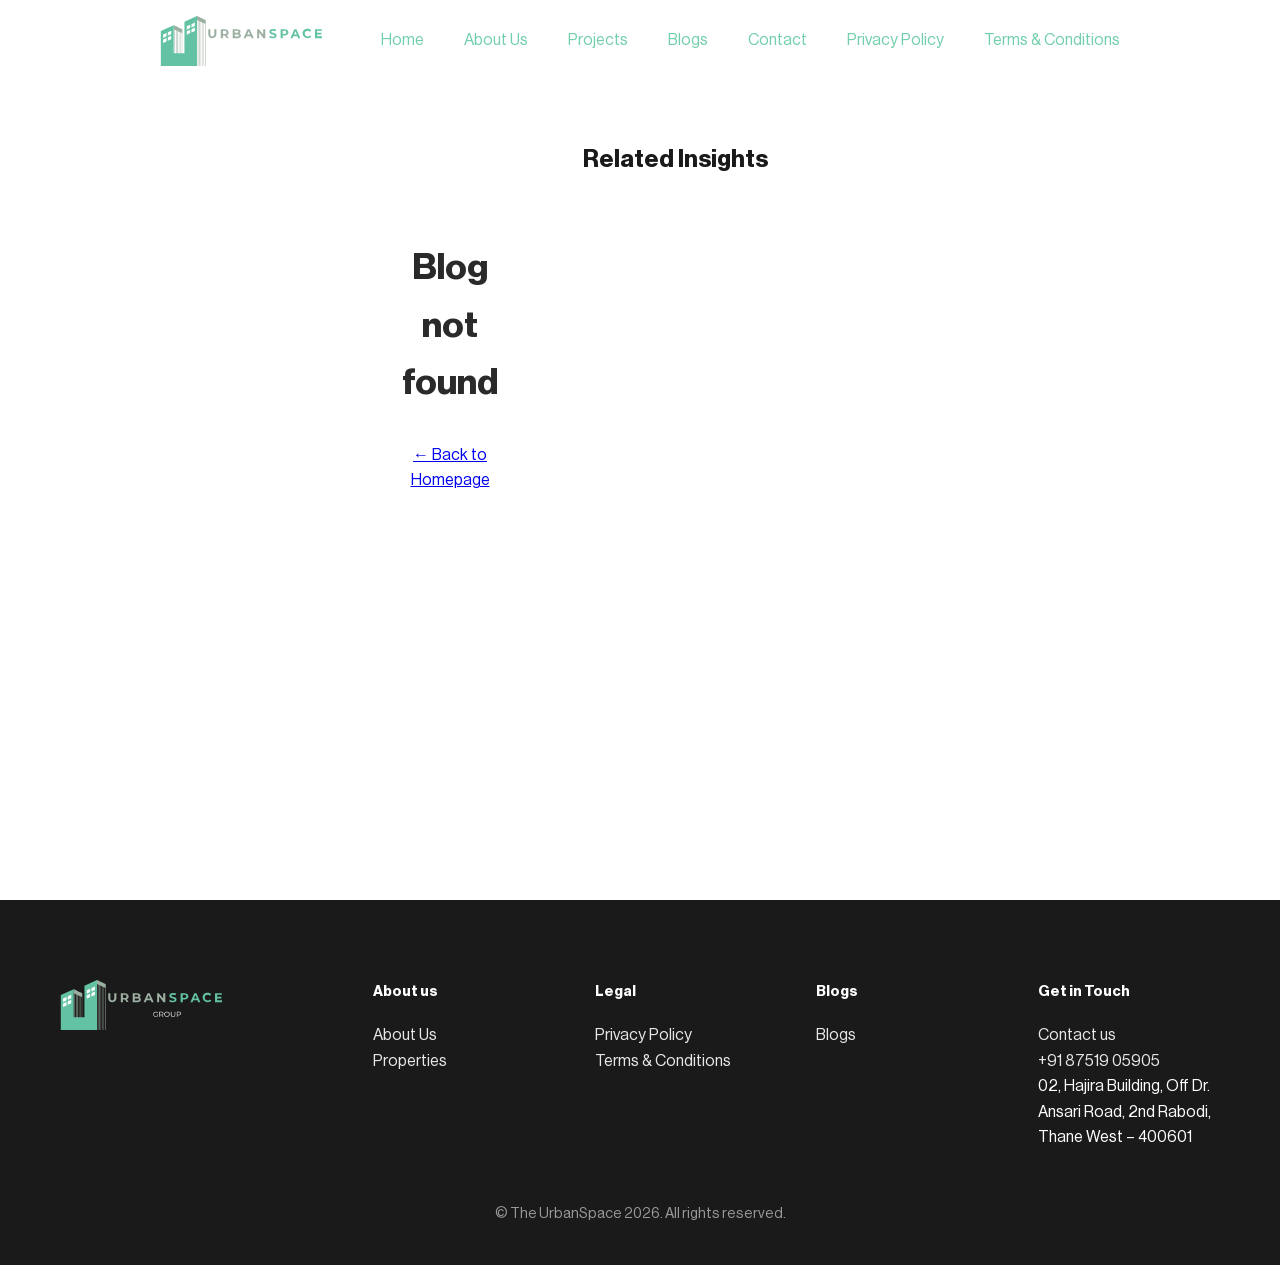
<file: blog-detail.html>
<!DOCTYPE html>
<html lang="en">
<head>
    <meta charset="UTF-8">
    <meta name="viewport" content="width=device-width, initial-scale=1.0">
    <title>Blog Detail - Urban UGC</title>
    <link rel="stylesheet" href="css/style.css">
    <link rel="stylesheet" href="css/responsive.css">
    <link rel="stylesheet" href="https://cdnjs.cloudflare.com/ajax/libs/font-awesome/6.0.0/css/all.min.css">
</head>
<body>
  

    <!-- Navigation -->
    <nav>
        <!-- Logo - Left -->
        <div class="logo">
            <a href="/">
            <img src="/images/urban.svg" alt="Urban Space Group">
            </a>
        </div>

        <!-- Desktop Menu -->
        <ul class="nav-menu">
            <li><a href="/">Home</a></li>
            <li><a href="/about.html">About Us</a></li>
            <li><a href="/projects.html">Projects</a></li>
            <li><a href="/blogs.html">Blogs</a></li>
            <li><a href="/contact.html">Contact</a></li>
            <li><a href="/privacy-policy.html">Privacy Policy</a></li>
            <li><a href="/legal.html">Terms & Conditions</a></li>
        </ul>

        <!-- Hamburger Menu - Mobile -->
        <div class="hamburger">
            <span></span>
            <span></span>
            <span></span>
        </div>
    </nav>

    <!-- Mobile Menu Overlay -->
    <div class="mobile-menu">
        <ul>
            <li><a href="/">Home</a></li>
            <li><a href="/about.html">About Us</a></li>
            <li><a href="/projects.html">Projects</a></li>
            <li><a href="/blogs.html">Blogs</a></li>
            <li><a href="/contact.html">Contact</a></li>
            <li><a href="/privacy-policy.html">Privacy Policy</a></li>
            <li><a href="/legal.html">Terms & Conditions</a></li>
        </ul>
    </div>

    <div class="blog-detail-container">
        <div class="container">
            <div class="blog-layout">
                <div id="blog-content"></div>
                <aside class="blog-sidebar">
                    <h3>Related Insights</h3>
                    <div id="related-posts"></div>
                </aside>
            </div>
        </div>
    </div>

  <!-- Footer -->
 <footer class="main-footer">
    <div class="footer-top">
        <div class="footer-col logo-col">
            <div class="logo">
               <a href="/">
                        <img src="/images/urban.svg" alt="Urban Space Group">
                    </a>
            </div>
        </div>

        <div class="footer-col">
            <h4>About us</h4>
            <ul>
                <li><a href="about.html">About Us</a></li>
                <li><a href="projects.html">Properties</a></li>
            </ul>
        </div>

        <div class="footer-col">
            <h4>Legal</h4>
            <ul>
                <li><a href="/privacy-policy.html">Privacy Policy</a></li>
                <li><a href="/legal.html">Terms & Conditions</a></li>
            </ul>
        </div>

          <div class="footer-col">
            <h4>Blogs</h4>
            <ul>
                <li><a href="/blogs.html">Blogs</a></li>
            </ul>
        </div>

        <div class="footer-col">
            <h4>Get in Touch</h4>
            <ul>
                 <li><a href="/contact.html">Contact us</a></li>
                <li><a href="tel:+918751905905">+91 87519 05905</a></li>
                     <a class="hover-green"  style="color: white;text-decoration: none; " href="https://www.google.com/maps/place/URBAN+SPACE+Group/@19.2046888,72.9803742,17z/data=!4m10!1m2!2m1!1s02,+Hajira+Building,+Off+Dr.+Ansari+Road,+2nd+Rabodi,+Thane+West+%E2%80%93+400601!3m6!1s0x3be7b9375299a0bb:0x620aea225a9bf5a!8m2!3d19.2042643!4d72.9821403!15sCkswMiwgSGFqaXJhIEJ1aWxkaW5nLCBPZmYgRHIuIEFuc2FyaSBSb2FkLCAybmQgUmFib2RpLCBUaGFuZSBXZXN0IOKAkyA0MDA2MDGSARRjb25zdHJ1Y3Rpb25fY29tcGFueeABAA!16s%2Fg%2F11t7h69_1h?entry=ttu&g_ep=EgoyMDI2MDIyNS4wIKXMDSoASAFQAw%3D%3D">

                        <li>02, Hajira Building, Off Dr. Ansari Road, 2nd Rabodi, Thane West – 400601</li>
                    </a>
            </ul>
        </div>

        

        <!-- <div class="footer-col newsletter-col">
            <h4>Sign up for News & Updates</h4>
            <form class="newsletter-form">
                <input type="email" placeholder="Email">
                <button type="submit" class="arrow-btn">→</button>
            </form>
        </div> -->
    </div>

    <div class="footer-bottom">
        <div class="bottom-left">
            <!-- <p>Designed by HRVST.</p> -->
        </div>
        <div class="bottom-center">
            <p>© The UrbanSpace 2026. All rights reserved.</p>
        </div>
        <div class="bottom-right">
            <!-- <a href="#" class="lang-link">Français</a> -->
        </div>
    </div>
</footer>

    <script src="js/menu.js"></script>
    <script src="js/loader.js"></script>
    <script src="js/blog-detail.js"></script>
</body>
</html>
</file>
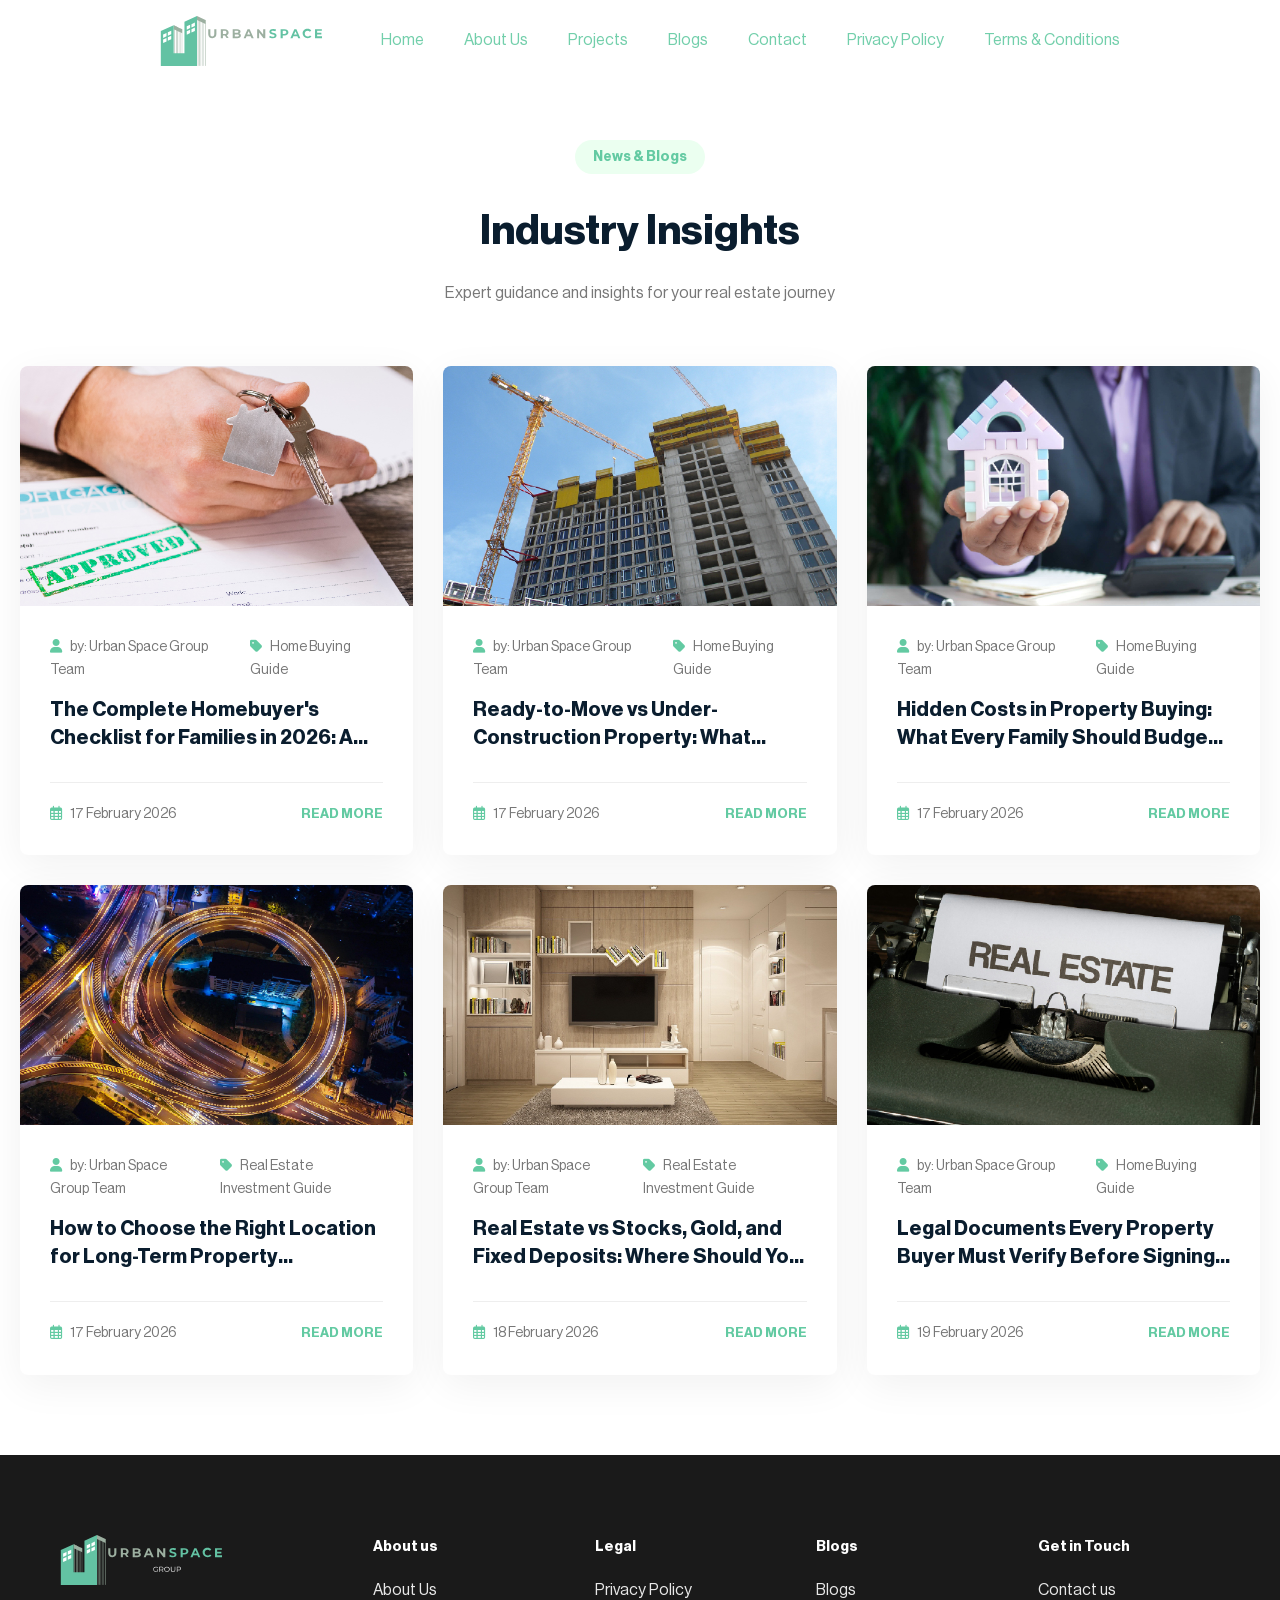
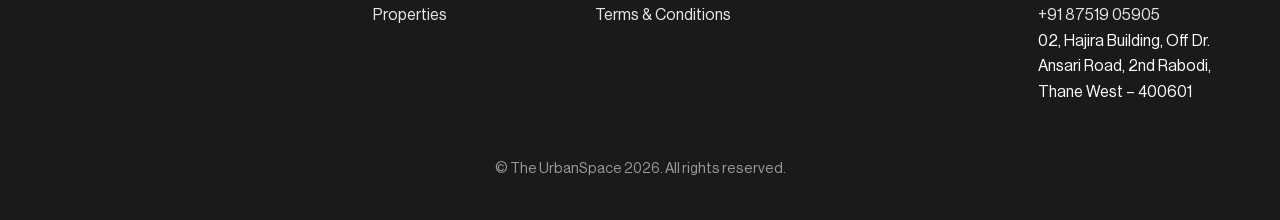
<file: blogs.html>
<!DOCTYPE html>
<html lang="en">
<head>
    <meta charset="UTF-8">
    <meta name="viewport" content="width=device-width, initial-scale=1.0">
    <title>News & Blogs - Urban Space Group</title>
    <link rel="stylesheet" href="css/style.css">
    <link rel="stylesheet" href="css/responsive.css">
    <link rel="shortcut icon" href="/images/urban.svg" type="image/x-icon">
    <link rel="stylesheet" href="https://cdnjs.cloudflare.com/ajax/libs/font-awesome/6.0.0/css/all.min.css">
</head>
<body>
    <!-- Navigation -->
    <nav>
        <div class="logo">
            <a href="/">
                <img src="/images/urban.svg" alt="Urban Space Group">
            </a>
        </div>

        <ul class="nav-menu">
            <li><a href="/">Home</a></li>
            <li><a href="/about.html">About Us</a></li>
            <li><a href="/#projects">Projects</a></li>
            <li><a href="/blogs.html">Blogs</a></li>
            <li><a href="/contact.html">Contact</a></li>
               <li><a href="/privacy-policy.html">Privacy Policy</a></li>
            <li><a href="/legal.html">Terms & Conditions</a></li>
        </ul>

        <div class="hamburger">
            <span></span>
            <span></span>
            <span></span>
        </div>
    </nav>

    <!-- Mobile Menu Overlay -->
    <div class="mobile-menu">
        <ul>
            <li><a href="/">Home</a></li>
            <li><a href="/about.html">About Us</a></li>
            <li><a href="/#projects">Projects</a></li>
            <li><a href="/blogs.html">Blogs</a></li>
            <li><a href="/contact.html">Contact</a></li>
               <li><a href="/privacy-policy.html">Privacy Policy</a></li>
            <li><a href="/legal.html">Terms & Conditions</a></li>
        </ul>
    </div>

    <!-- Blogs Page -->
    <section class="blogs-page">
        <div class="blogs-page-header">
            <span class="news-section-badge">News & Blogs</span>
            <h1>Industry Insights</h1>
            <p>Expert guidance and insights for your real estate journey</p>
        </div>

        <div class="blogs-page-container">
            <div class="blogs-grid" id="blogsGrid">
                <!-- Blog cards will be dynamically loaded here -->
            </div>
        </div>
    </section>

    <!-- Footer -->
   <footer class="main-footer">
    <div class="footer-top">
        <div class="footer-col logo-col">
            <div class="logo">
               <a href="/">
                        <img src="/images/urban.svg" alt="Urban Space Group">
                    </a>
            </div>
        </div>

        <div class="footer-col">
            <h4>About us</h4>
            <ul>
                <li><a href="about.html">About Us</a></li>
                <li><a href="projects.html">Properties</a></li>
            </ul>
        </div>

        <div class="footer-col">
            <h4>Legal</h4>
            <ul>
                <li><a href="/privacy-policy.html">Privacy Policy</a></li>
                <li><a href="/legal.html">Terms & Conditions</a></li>
            </ul>
        </div>

          <div class="footer-col">
            <h4>Blogs</h4>
            <ul>
                <li><a href="/blogs.html">Blogs</a></li>
            </ul>
        </div>

        <div class="footer-col">
            <h4>Get in Touch</h4>
            <ul>
                 <li><a href="/contact.html">Contact us</a></li>
                <li><a href="tel:+918751905905">+91 87519 05905</a></li>
                     <a class="hover-green"  style="color: white;text-decoration: none; " href="https://www.google.com/maps/place/URBAN+SPACE+Group/@19.2046888,72.9803742,17z/data=!4m10!1m2!2m1!1s02,+Hajira+Building,+Off+Dr.+Ansari+Road,+2nd+Rabodi,+Thane+West+%E2%80%93+400601!3m6!1s0x3be7b9375299a0bb:0x620aea225a9bf5a!8m2!3d19.2042643!4d72.9821403!15sCkswMiwgSGFqaXJhIEJ1aWxkaW5nLCBPZmYgRHIuIEFuc2FyaSBSb2FkLCAybmQgUmFib2RpLCBUaGFuZSBXZXN0IOKAkyA0MDA2MDGSARRjb25zdHJ1Y3Rpb25fY29tcGFueeABAA!16s%2Fg%2F11t7h69_1h?entry=ttu&g_ep=EgoyMDI2MDIyNS4wIKXMDSoASAFQAw%3D%3D">

                        <li>02, Hajira Building, Off Dr. Ansari Road, 2nd Rabodi, Thane West – 400601</li>
                    </a>
            </ul>
        </div>

        

        <!-- <div class="footer-col newsletter-col">
            <h4>Sign up for News & Updates</h4>
            <form class="newsletter-form">
                <input type="email" placeholder="Email">
                <button type="submit" class="arrow-btn">→</button>
            </form>
        </div> -->
    </div>

    <div class="footer-bottom">
        <div class="bottom-left">
            <!-- <p>Designed by HRVST.</p> -->
        </div>
        <div class="bottom-center">
            <p>© The UrbanSpace 2026. All rights reserved.</p>
        </div>
        <div class="bottom-right">
            <!-- <a href="#" class="lang-link">Français</a> -->
        </div>
    </div>
</footer>

    <script src="js/menu.js"></script>
    <script src="js/blogs-page.js"></script>
</body>
</html>
</file>
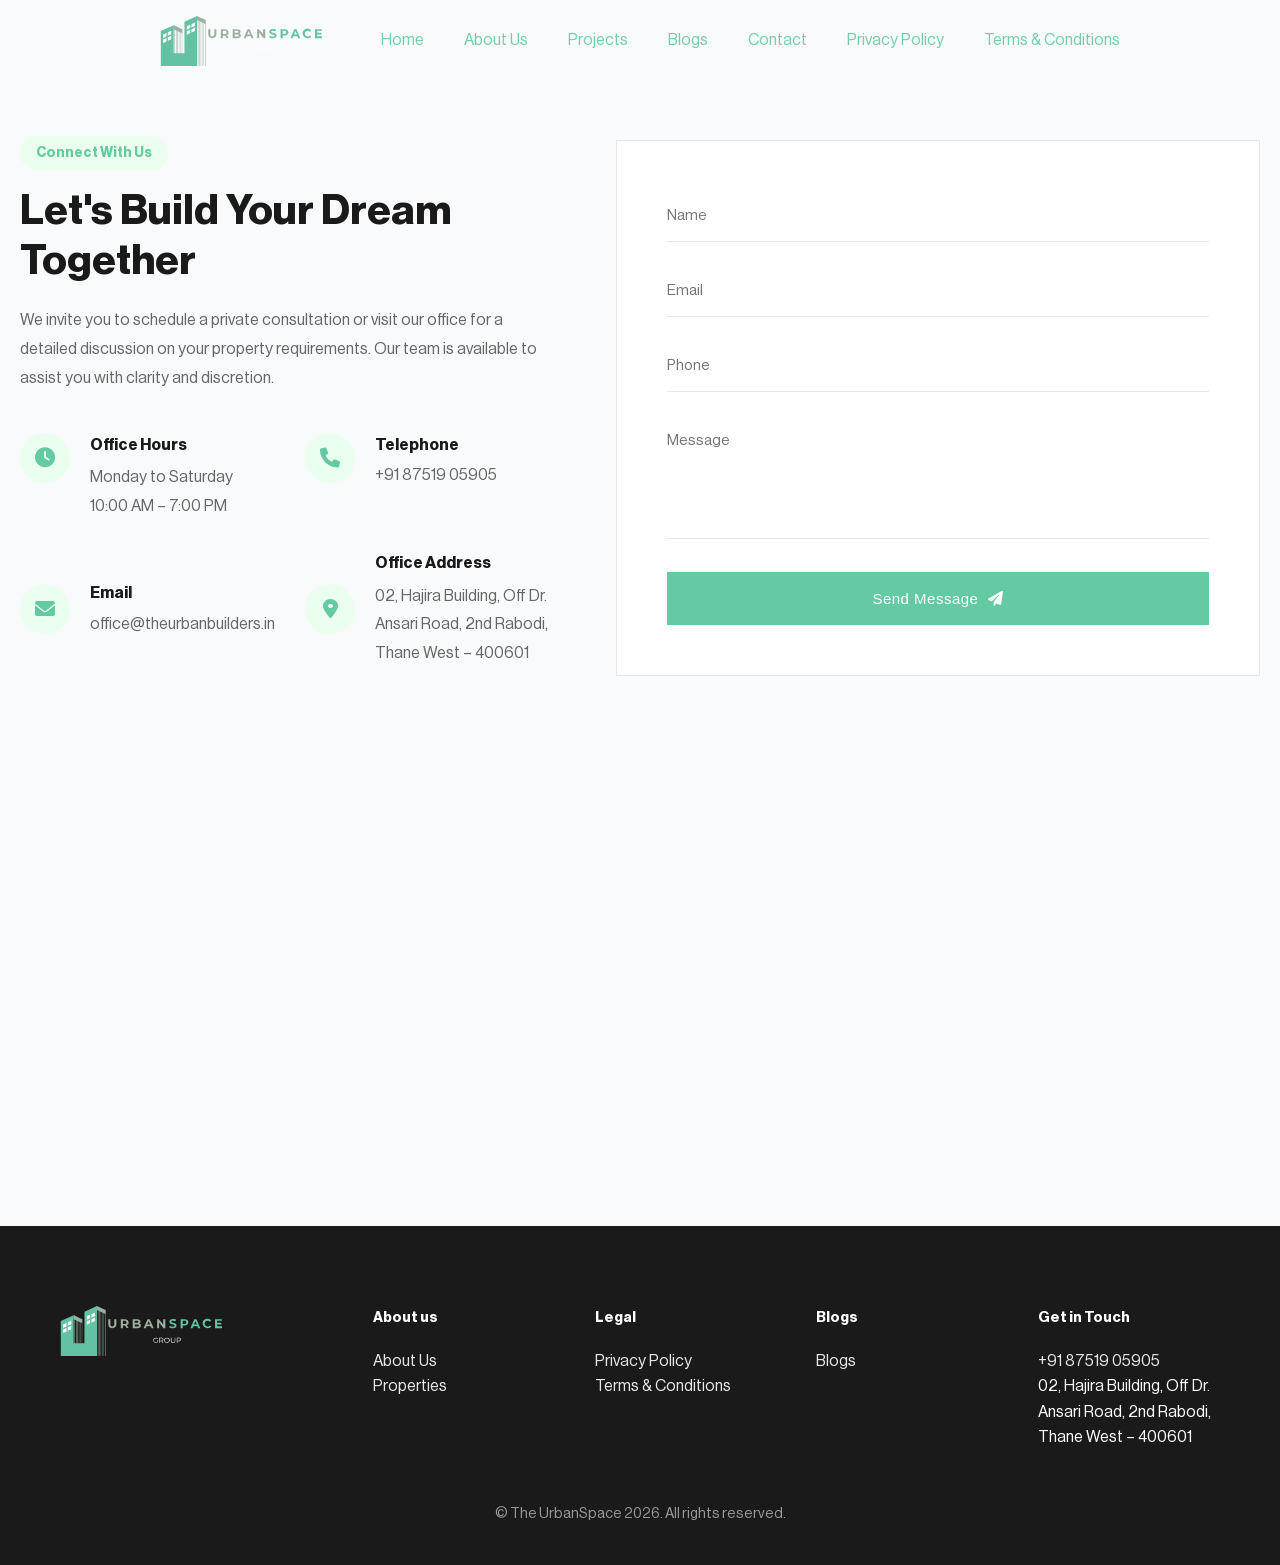
<file: contact.html>
<!DOCTYPE html>
<html lang="en">
<head>
    <meta charset="UTF-8">
    <meta name="viewport" content="width=device-width, initial-scale=1.0">
    <title>Contact Us - Urban Space Group</title>
    <link rel="stylesheet" href="css/style.css">
    <link rel="stylesheet" href="css/responsive.css">
    <link rel="shortcut icon" href="/images/urban.svg" type="image/x-icon">
    <link rel="stylesheet" href="https://cdnjs.cloudflare.com/ajax/libs/font-awesome/6.0.0/css/all.min.css">
</head>
<body>
 

    <!-- Navigation -->
    <nav>
        <div class="logo">
            <a href="/">
                <img src="/images/urban.svg" alt="Urban Space Group">
            </a>
        </div>
        <ul class="nav-menu">
            <li><a href="/">Home</a></li>
            <li><a href="/about.html">About Us</a></li>
            <li><a href="/projects.html">Projects</a></li>
            <li><a href="/blogs.html">Blogs</a></li>
            <li><a href="/contact.html">Contact</a></li>
               <li><a href="/privacy-policy.html">Privacy Policy</a></li>
            <li><a href="/legal.html">Terms & Conditions</a></li>
        </ul>
        <div class="hamburger">
            <span></span>
            <span></span>
            <span></span>
        </div>
    </nav>

    <!-- Mobile Menu -->
    <div class="mobile-menu">
        <ul>
            <li><a href="/">Home</a></li>
            <li><a href="/about.html">About Us</a></li>
            <li><a href="/projects.html">Projects</a></li>
            <li><a href="/blogs.html">Blogs</a></li>
            <li><a href="/contact.html">Contact</a></li>
               <li><a href="/privacy-policy.html">Privacy Policy</a></li>
            <li><a href="/legal.html">Terms & Conditions</a></li>
        </ul>
    </div>

    <!-- Contact Section -->
    <section class="contact-section">
        <div class="contact-container">
            <div class="contact-info">
                <span class="badge">Connect With Us</span>
                <h1>Let's Build Your Dream Together</h1>
                <p >We invite you to schedule a private consultation or visit our office for a detailed discussion on your property requirements. Our team is available to assist you with clarity and discretion.</p>
                
                <div class="contact-details">
                      <div class="contact-item">
                        <div class="contact-icon">
                            <i class="fas fa-clock"></i>
                        </div>
                        <div>
                            <h4>Office Hours</h4>
                            <p>Monday to Saturday</p>
                            <p>10:00 AM – 7:00 PM</p>
                        </div>
                    </div>

                    <div class="contact-item">
                        <div class="contact-icon">
                            <i class="fas fa-phone"></i>
                        </div>
                        <div>
                            <h4>Telephone</h4>
                            <a href="tel:+918751905905">+91 87519 05905</a>
                        </div>
                    </div>
                    
                    <div class="contact-item">
                        <div class="contact-icon">
                            <i class="fas fa-envelope"></i>
                        </div>
                        <div>
                            <h4>Email</h4>
                            <a href="mailto:office@theurbanbuilders.in">office@theurbanbuilders.in</a>
                        </div>
                    </div>
                    
                    <div class="contact-item">
                        <div class="contact-icon">
                            <i class="fas fa-map-marker-alt"></i>
                        </div>
                        <div>
                            <h4>Office Address</h4>
                            <p>02, Hajira Building, Off Dr. Ansari Road, 2nd Rabodi, Thane West – 400601</p>
                        </div>
                    </div>
                </div>
            </div>

            <div class="contact-form-wrapper">
                <form class="contact-form" id="contactForm">
                    <div class="form-group">
                        <input type="text" name="name" placeholder="Name" required>
                    </div>
                    
                    <div class="form-group">
                        <input type="email" name="email" placeholder="Email" required>
                    </div>
                    
                    <div class="form-group">
                        <input type="tel" name="phone" placeholder="Phone" required>
                    </div>
                    
                    <div class="form-group">
                        <textarea name="message" placeholder="Message" rows="5" required></textarea>
                    </div>
                    
                    <button type="submit" class="submit-btn" id="submitBtn">
                        <span id="btnText">Send Message</span>
                        <i class="fas fa-paper-plane" id="btnIcon"></i>
                    </button>
                </form>
            </div>
        </div>
        <div class="contact-map">
            <div style="max-width: 1300px;padding-top: 20px;display: flex;justify-content: center;align-items: center; margin: 0 auto;" class="contact-container-2">
                <iframe src="https://www.google.com/maps/embed?pb=!1m18!1m12!1m3!1d3767.7827527345157!2d72.98037417596913!3d19.204688832026555!2m3!1f0!2f0!3f0!3m2!1i1024!2i768!4f13.1!3m3!1m2!1s0x3be7b9375299a0bb%3A0x620aea225a9bf5a!2sURBAN%20SPACE%20Group!5e0!3m2!1sen!2sin!4v1772453670957!5m2!1sen!2sin" width="100%" height="450" style="border:0;" allowfullscreen="" loading="lazy" referrerpolicy="no-referrer-when-downgrade"></iframe>
            </div>
        </div>
    </section>

    <!-- Footer -->
    <footer class="main-footer">
        <div class="footer-top">
            <div class="footer-col logo-col">
                <div class="logo">
                    <a href="/">
                        <img src="/images/urban.svg" alt="Urban Space Group">
                    </a>
                </div>
            </div>
            <div class="footer-col">
                <h4>About us</h4>
                <ul>
                    <li><a href="about.html">About Us</a></li>
                    <li><a href="projects.html">Properties</a></li>
                </ul>
            </div>
            <div class="footer-col">
                <h4>Legal</h4>
                <ul>
                    <li><a href="/privacy-policy.html">Privacy Policy</a></li>
                    <li><a href="/legal.html">Terms & Conditions</a></li>
                </ul>
            </div>
            <div class="footer-col">
                <h4>Blogs</h4>
                <ul>
                    <li><a href="/blogs.html">Blogs</a></li>
                </ul>
            </div>
            <div class="footer-col">
                <h4>Get in Touch</h4>
                <ul>
                    <li><a href="tel:+918751905905">+91 87519 05905</a></li>
                    <a class="hover-green"  style="color: white;text-decoration: none; " href="https://www.google.com/maps/place/URBAN+SPACE+Group/@19.2046888,72.9803742,17z/data=!4m10!1m2!2m1!1s02,+Hajira+Building,+Off+Dr.+Ansari+Road,+2nd+Rabodi,+Thane+West+%E2%80%93+400601!3m6!1s0x3be7b9375299a0bb:0x620aea225a9bf5a!8m2!3d19.2042643!4d72.9821403!15sCkswMiwgSGFqaXJhIEJ1aWxkaW5nLCBPZmYgRHIuIEFuc2FyaSBSb2FkLCAybmQgUmFib2RpLCBUaGFuZSBXZXN0IOKAkyA0MDA2MDGSARRjb25zdHJ1Y3Rpb25fY29tcGFueeABAA!16s%2Fg%2F11t7h69_1h?entry=ttu&g_ep=EgoyMDI2MDIyNS4wIKXMDSoASAFQAw%3D%3D">

                        <li>02, Hajira Building, Off Dr. Ansari Road, 2nd Rabodi, Thane West – 400601</li>
                    </a>
                </ul>
            </div>
        </div>
        <div class="footer-bottom">
            <div class="bottom-left"></div>
            <div class="bottom-center">
                <p>© The UrbanSpace 2026. All rights reserved.</p>
            </div>
            <div class="bottom-right"></div>
        </div>
    </footer>

    <script src="js/menu.js"></script>
    <script src="js/loader.js"></script>
    <script src="js/contact.js"></script>
</body>
</html>
</file>
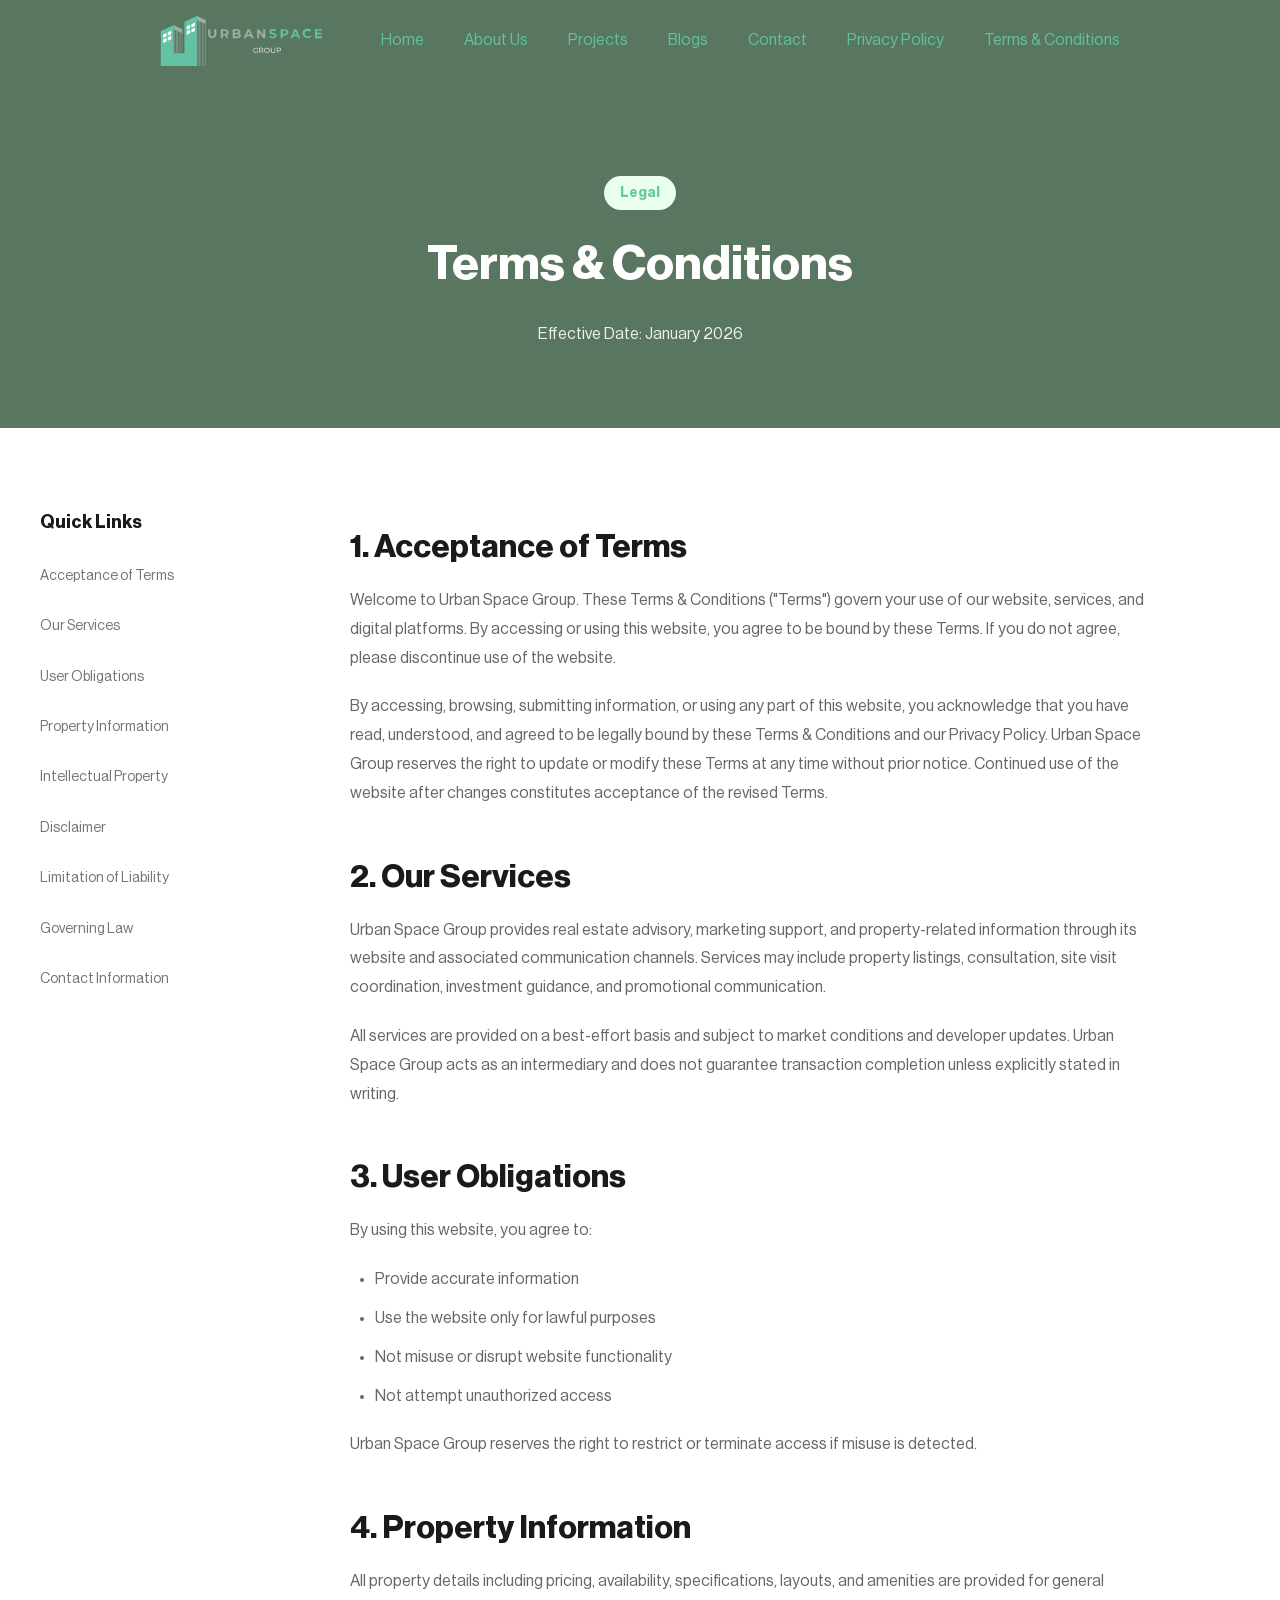
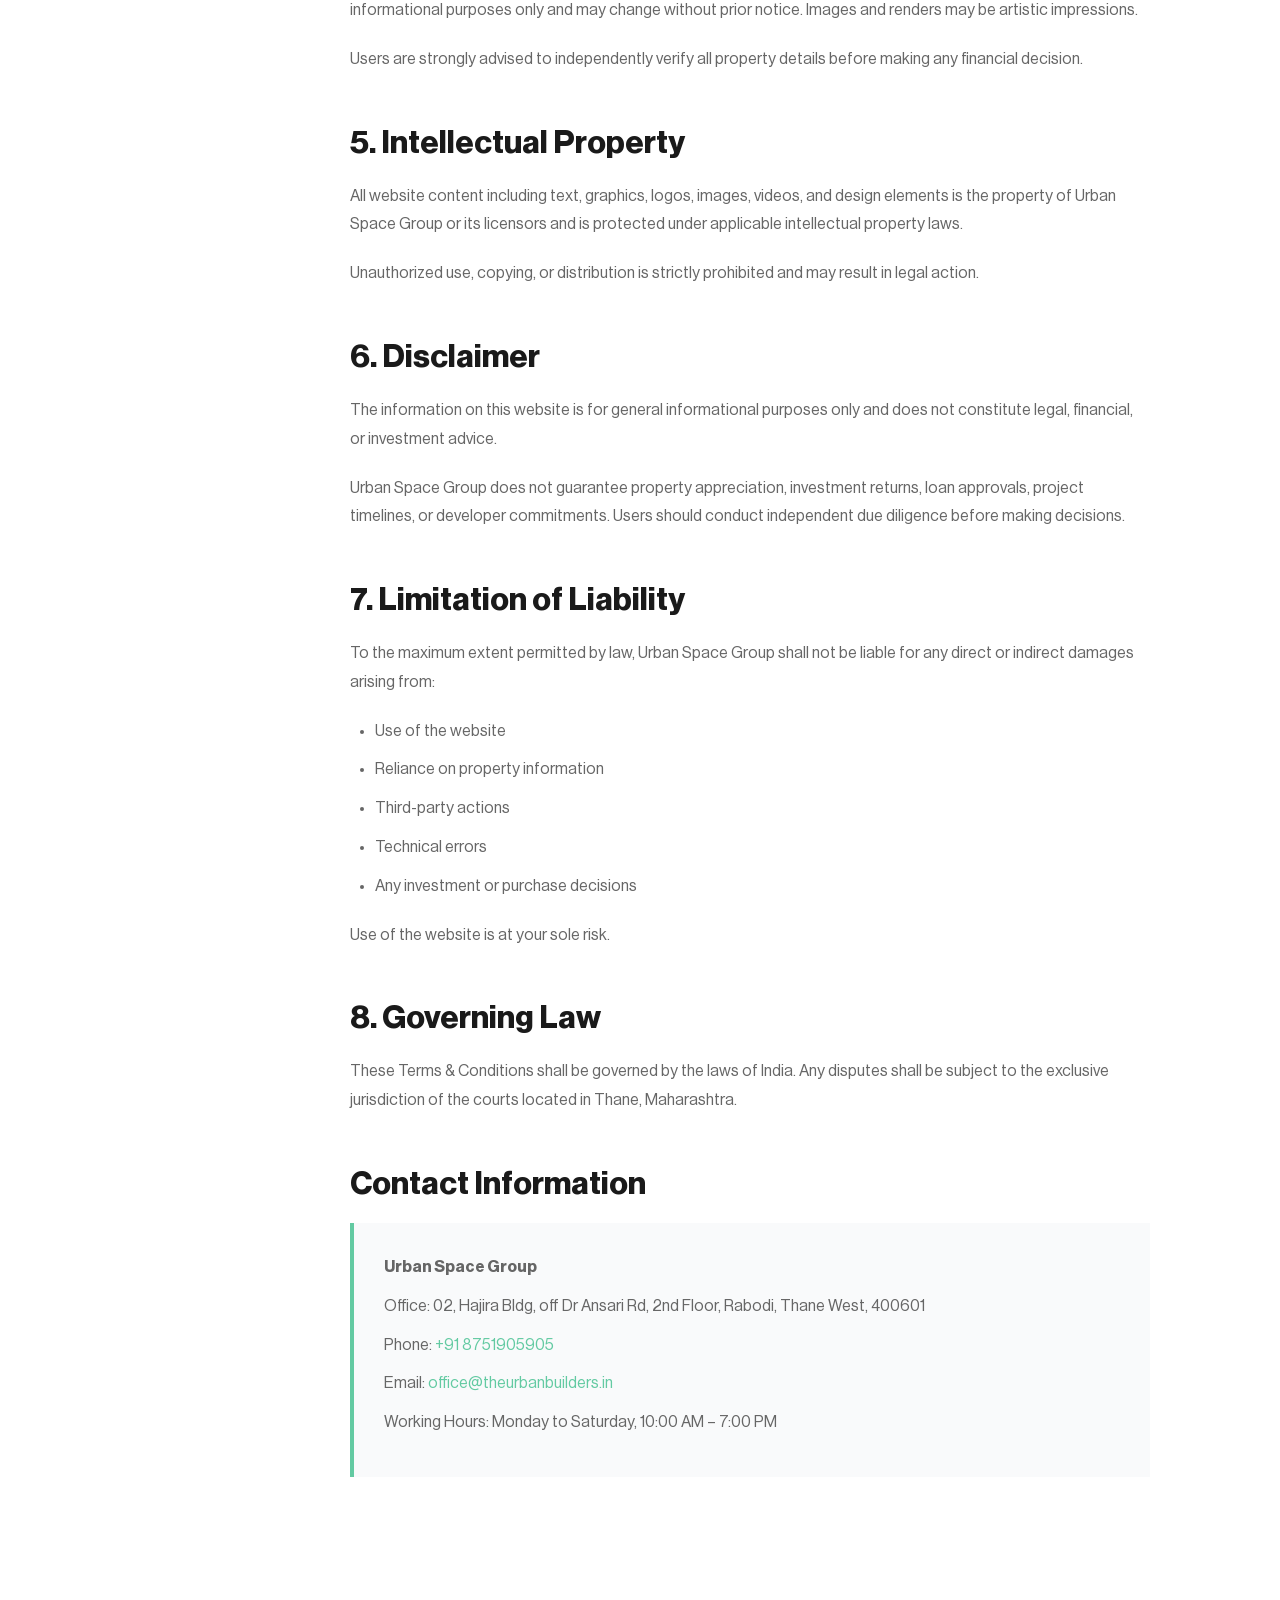
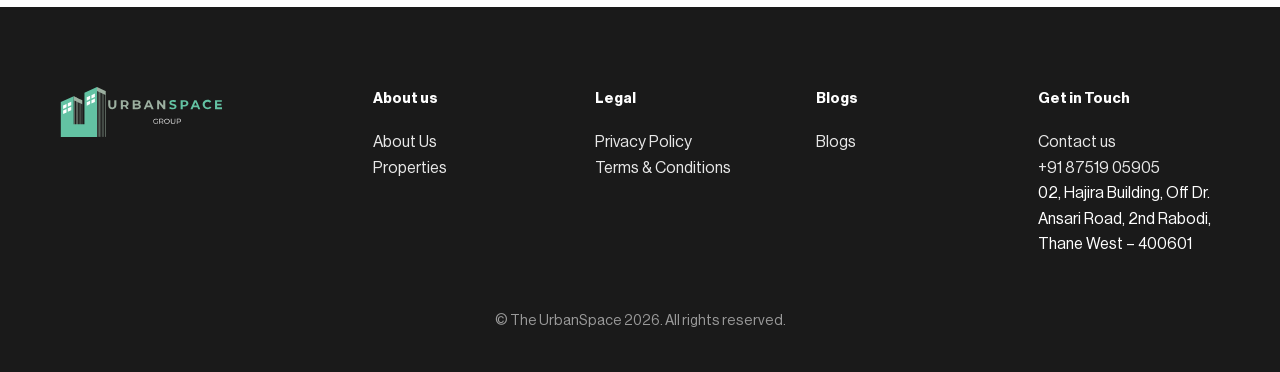
<file: legal.html>
<!DOCTYPE html>
<html lang="en">
<head>
    <meta charset="UTF-8">
    <meta name="viewport" content="width=device-width, initial-scale=1.0">
    <title>Terms & Conditions - Urban Space Group</title>
    <link rel="stylesheet" href="css/style.css">
    <link rel="stylesheet" href="css/responsive.css">
    <link rel="shortcut icon" href="/images/urban.svg" type="image/x-icon">
    <link rel="stylesheet" href="https://cdnjs.cloudflare.com/ajax/libs/font-awesome/6.0.0/css/all.min.css">
</head>
<body>
    <!-- Navigation -->
    <nav>
        <div class="logo">
            <a href="/">
                <img src="/images/urban.svg" alt="Urban Space Group">
            </a>
        </div>
        <ul class="nav-menu">
           <li><a href="/">Home</a></li>
            <li><a href="/about.html">About Us</a></li>
            <li><a href="/projects.html">Projects</a></li>
            <li><a href="/blogs.html">Blogs</a></li>
            <li><a href="/contact.html">Contact</a></li>
               <li><a href="/privacy-policy.html">Privacy Policy</a></li>
            <li><a href="/legal.html">Terms & Conditions</a></li>
        </ul>
        <div class="hamburger">
            <span></span>
            <span></span>
            <span></span>
        </div>
    </nav>

    <!-- Mobile Menu -->
    <div class="mobile-menu">
        <ul>
          <li><a href="/">Home</a></li>
            <li><a href="/about.html">About Us</a></li>
            <li><a href="/projects.html">Projects</a></li>
            <li><a href="/blogs.html">Blogs</a></li>
            <li><a href="/contact.html">Contact</a></li>
               <li><a href="/privacy-policy.html">Privacy Policy</a></li>
            <li><a href="/legal.html">Terms & Conditions</a></li>
        </ul>
    </div>

    <!-- Legal Hero -->
    <section class="legal-hero">
        <div class="legal-hero-content">
            <span class="badge">Legal</span>
            <h1>Terms & Conditions</h1>
            <p>Effective Date: January 2026</p>
        </div>
    </section>

    <!-- Legal Content -->
    <section class="legal-content">
        <div class="legal-container">
            <div class="legal-sidebar">
                <h3>Quick Links</h3>
                <ul class="legal-nav">
                    <li><a href="#acceptance">Acceptance of Terms</a></li>
                    <li><a href="#services">Our Services</a></li>
                    <li><a href="#user-obligations">User Obligations</a></li>
                    <li><a href="#property">Property Information</a></li>
                    <li><a href="#intellectual">Intellectual Property</a></li>
                    <li><a href="#disclaimer">Disclaimer</a></li>
                    <li><a href="#limitation">Limitation of Liability</a></li>
                    <li><a href="#governing">Governing Law</a></li>
                    <li><a href="#contact">Contact Information</a></li>
                </ul>
            </div>

            <div class="legal-main">
                <div id="acceptance" class="legal-section">
                    <h2>1. Acceptance of Terms</h2>
                    <p>Welcome to Urban Space Group. These Terms & Conditions ("Terms") govern your use of our website, services, and digital platforms. By accessing or using this website, you agree to be bound by these Terms. If you do not agree, please discontinue use of the website.</p>
                    <p>By accessing, browsing, submitting information, or using any part of this website, you acknowledge that you have read, understood, and agreed to be legally bound by these Terms & Conditions and our Privacy Policy. Urban Space Group reserves the right to update or modify these Terms at any time without prior notice. Continued use of the website after changes constitutes acceptance of the revised Terms.</p>
                </div>

                <div id="services" class="legal-section">
                    <h2>2. Our Services</h2>
                    <p>Urban Space Group provides real estate advisory, marketing support, and property-related information through its website and associated communication channels. Services may include property listings, consultation, site visit coordination, investment guidance, and promotional communication.</p>
                    <p>All services are provided on a best-effort basis and subject to market conditions and developer updates. Urban Space Group acts as an intermediary and does not guarantee transaction completion unless explicitly stated in writing.</p>
                </div>

                <div id="user-obligations" class="legal-section">
                    <h2>3. User Obligations</h2>
                    <p>By using this website, you agree to:</p>
                    <ul>
                        <li>Provide accurate information</li>
                        <li>Use the website only for lawful purposes</li>
                        <li>Not misuse or disrupt website functionality</li>
                        <li>Not attempt unauthorized access</li>
                    </ul>
                    <p>Urban Space Group reserves the right to restrict or terminate access if misuse is detected.</p>
                </div>

                <div id="property" class="legal-section">
                    <h2>4. Property Information</h2>
                    <p>All property details including pricing, availability, specifications, layouts, and amenities are provided for general informational purposes only and may change without prior notice. Images and renders may be artistic impressions.</p>
                    <p>Users are strongly advised to independently verify all property details before making any financial decision.</p>
                </div>

                <div id="intellectual" class="legal-section">
                    <h2>5. Intellectual Property</h2>
                    <p>All website content including text, graphics, logos, images, videos, and design elements is the property of Urban Space Group or its licensors and is protected under applicable intellectual property laws.</p>
                    <p>Unauthorized use, copying, or distribution is strictly prohibited and may result in legal action.</p>
                </div>

                <div id="disclaimer" class="legal-section">
                    <h2>6. Disclaimer</h2>
                    <p>The information on this website is for general informational purposes only and does not constitute legal, financial, or investment advice.</p>
                    <p>Urban Space Group does not guarantee property appreciation, investment returns, loan approvals, project timelines, or developer commitments. Users should conduct independent due diligence before making decisions.</p>
                </div>

                <div id="limitation" class="legal-section">
                    <h2>7. Limitation of Liability</h2>
                    <p>To the maximum extent permitted by law, Urban Space Group shall not be liable for any direct or indirect damages arising from:</p>
                    <ul>
                        <li>Use of the website</li>
                        <li>Reliance on property information</li>
                        <li>Third-party actions</li>
                        <li>Technical errors</li>
                        <li>Any investment or purchase decisions</li>
                    </ul>
                    <p>Use of the website is at your sole risk.</p>
                </div>

                <div id="governing" class="legal-section">
                    <h2>8. Governing Law</h2>
                    <p>These Terms & Conditions shall be governed by the laws of India. Any disputes shall be subject to the exclusive jurisdiction of the courts located in Thane, Maharashtra.</p>
                </div>

                <div id="contact" class="legal-section">
                    <h2>Contact Information</h2>
                    <div class="contact-box">
                        <p><strong>Urban Space Group</strong></p>
                        <p>Office: 02, Hajira Bldg, off Dr Ansari Rd, 2nd Floor, Rabodi, Thane West, 400601</p>
                        <p>Phone: <a href="tel:+918751905905">+91 8751905905</a></p>
                        <p>Email: <a href="mailto:office@theurbanbuilders.in">office@theurbanbuilders.in</a></p>
                        <p>Working Hours: Monday to Saturday, 10:00 AM – 7:00 PM</p>
                    </div>
                </div>
            </div>
        </div>
    </section>

    <!-- Footer -->
  <footer class="main-footer">
    <div class="footer-top">
        <div class="footer-col logo-col">
            <div class="logo">
               <a href="/">
                        <img src="/images/urban.svg" alt="Urban Space Group">
                    </a>
            </div>
        </div>

        <div class="footer-col">
            <h4>About us</h4>
            <ul>
                <li><a href="about.html">About Us</a></li>
                <li><a href="projects.html">Properties</a></li>
            </ul>
        </div>

        <div class="footer-col">
            <h4>Legal</h4>
            <ul>
                <li><a href="/privacy-policy.html">Privacy Policy</a></li>
                <li><a href="/legal.html">Terms & Conditions</a></li>
            </ul>
        </div>

          <div class="footer-col">
            <h4>Blogs</h4>
            <ul>
                <li><a href="/blogs.html">Blogs</a></li>
            </ul>
        </div>

        <div class="footer-col">
            <h4>Get in Touch</h4>
            <ul>
                 <li><a href="/contact.html">Contact us</a></li>
                <li><a href="tel:+918751905905">+91 87519 05905</a></li>
                    <a class="hover-green"  style="color: white;text-decoration: none; " href="https://www.google.com/maps/place/URBAN+SPACE+Group/@19.2046888,72.9803742,17z/data=!4m10!1m2!2m1!1s02,+Hajira+Building,+Off+Dr.+Ansari+Road,+2nd+Rabodi,+Thane+West+%E2%80%93+400601!3m6!1s0x3be7b9375299a0bb:0x620aea225a9bf5a!8m2!3d19.2042643!4d72.9821403!15sCkswMiwgSGFqaXJhIEJ1aWxkaW5nLCBPZmYgRHIuIEFuc2FyaSBSb2FkLCAybmQgUmFib2RpLCBUaGFuZSBXZXN0IOKAkyA0MDA2MDGSARRjb25zdHJ1Y3Rpb25fY29tcGFueeABAA!16s%2Fg%2F11t7h69_1h?entry=ttu&g_ep=EgoyMDI2MDIyNS4wIKXMDSoASAFQAw%3D%3D">

                        <li>02, Hajira Building, Off Dr. Ansari Road, 2nd Rabodi, Thane West – 400601</li>
                    </a>
            </ul>
        </div>

        

        <!-- <div class="footer-col newsletter-col">
            <h4>Sign up for News & Updates</h4>
            <form class="newsletter-form">
                <input type="email" placeholder="Email">
                <button type="submit" class="arrow-btn">→</button>
            </form>
        </div> -->
    </div>

    <div class="footer-bottom">
        <div class="bottom-left">
            <!-- <p>Designed by HRVST.</p> -->
        </div>
        <div class="bottom-center">
            <p>© The UrbanSpace 2026. All rights reserved.</p>
        </div>
        <div class="bottom-right">
            <!-- <a href="#" class="lang-link">Français</a> -->
        </div>
    </div>
</footer>

    <script src="js/menu.js"></script>
</body>
</html>
</file>
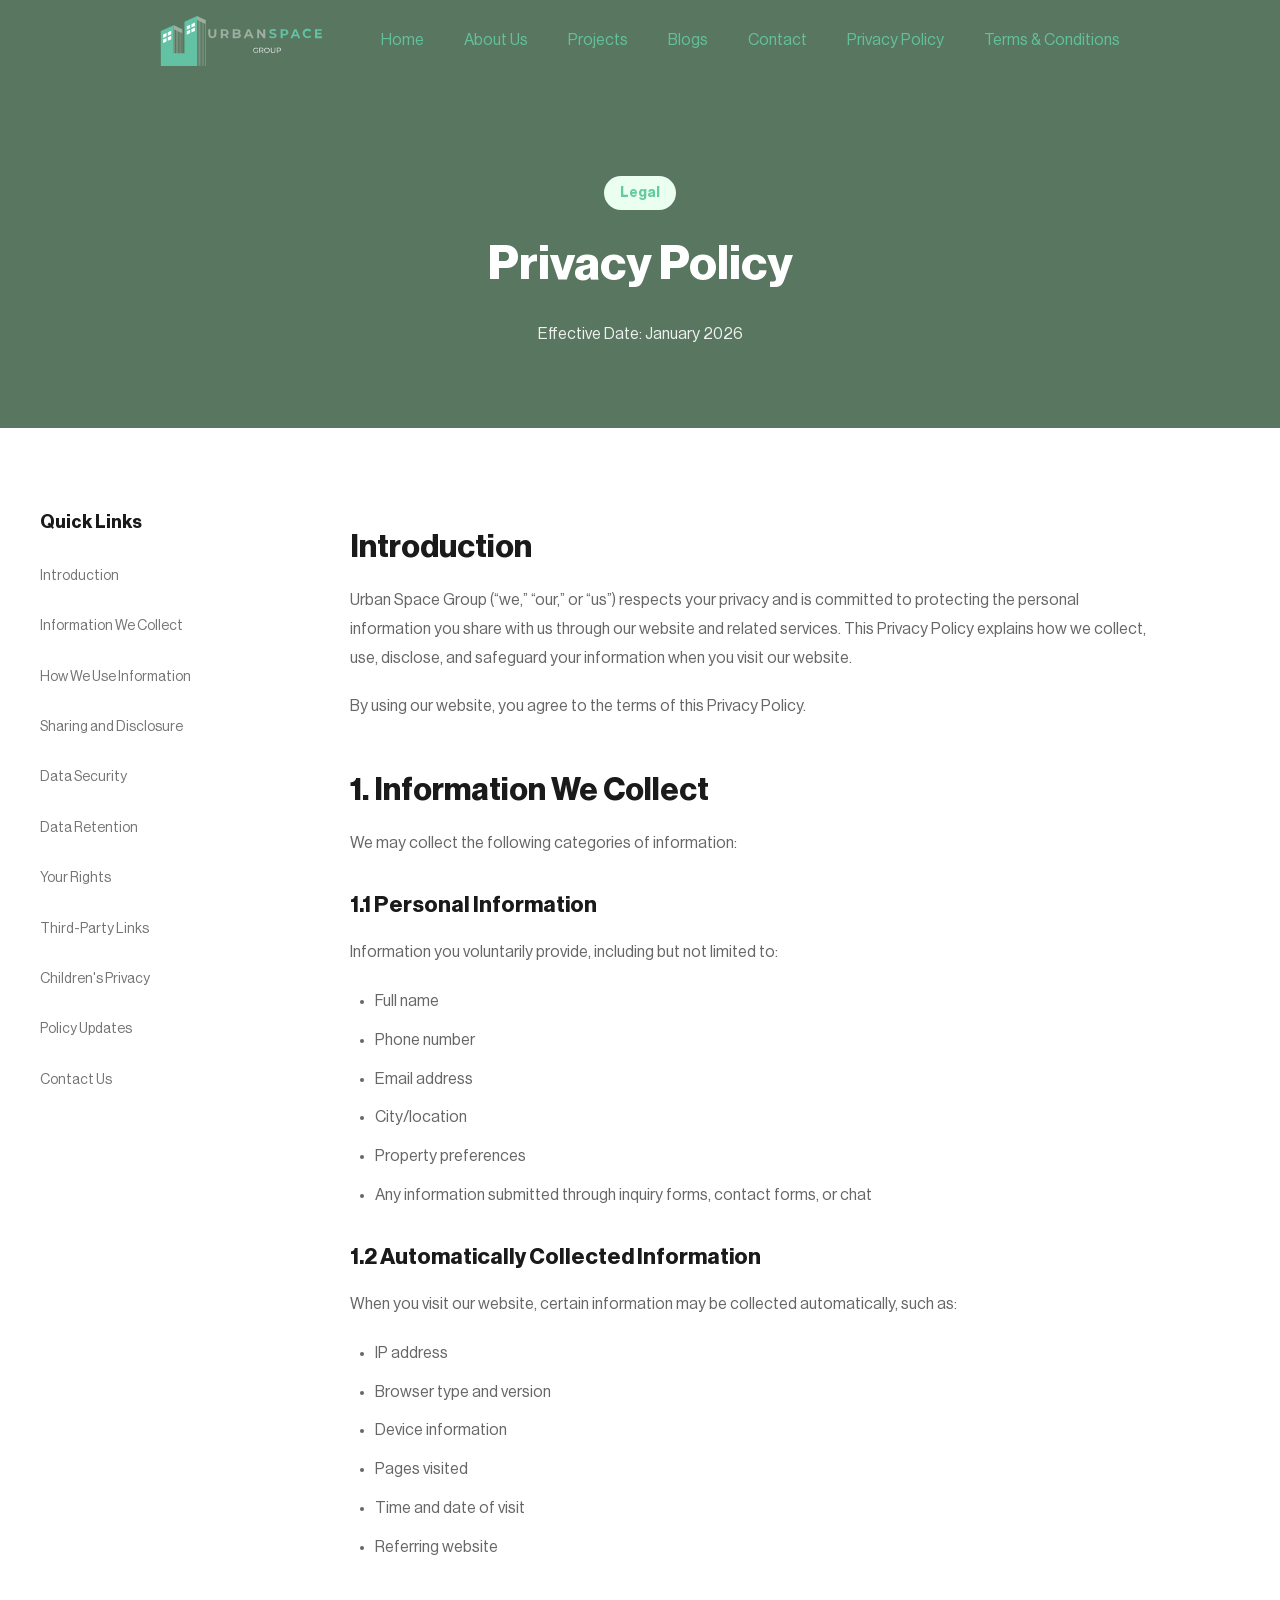
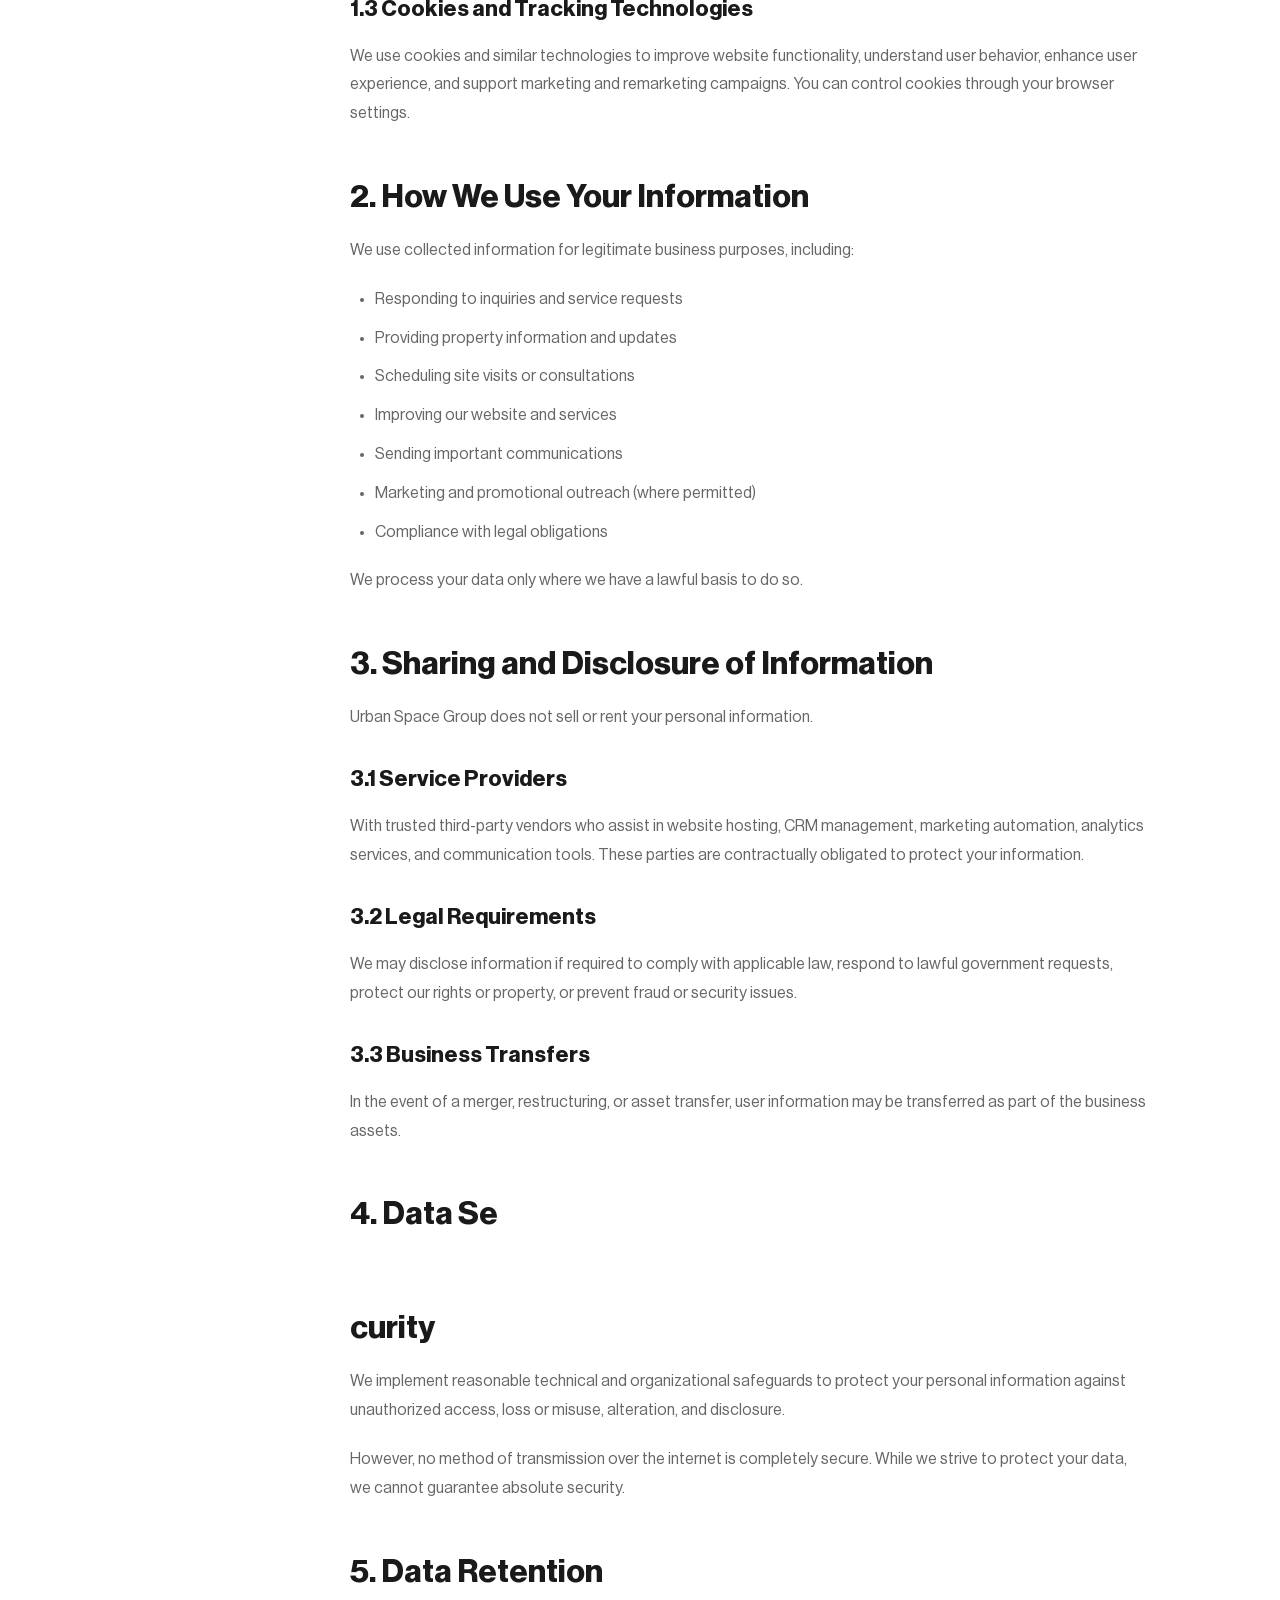
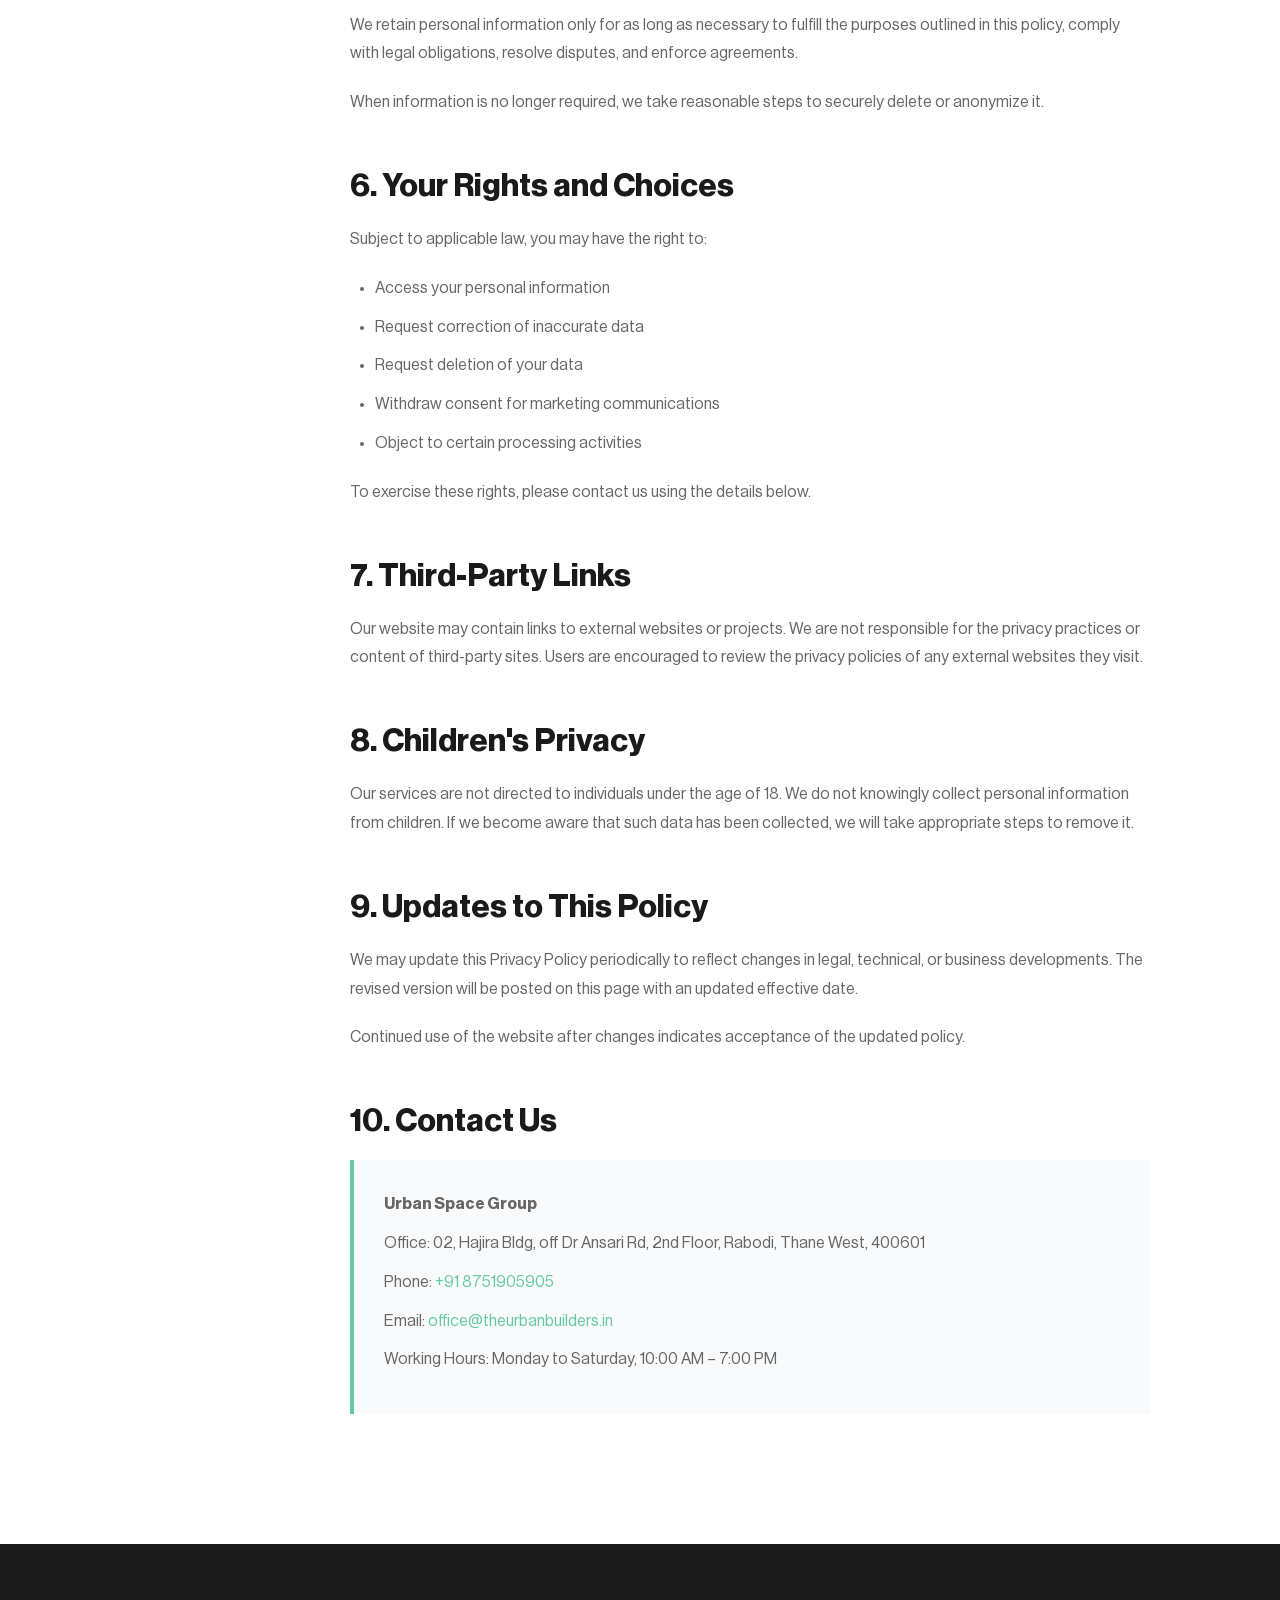
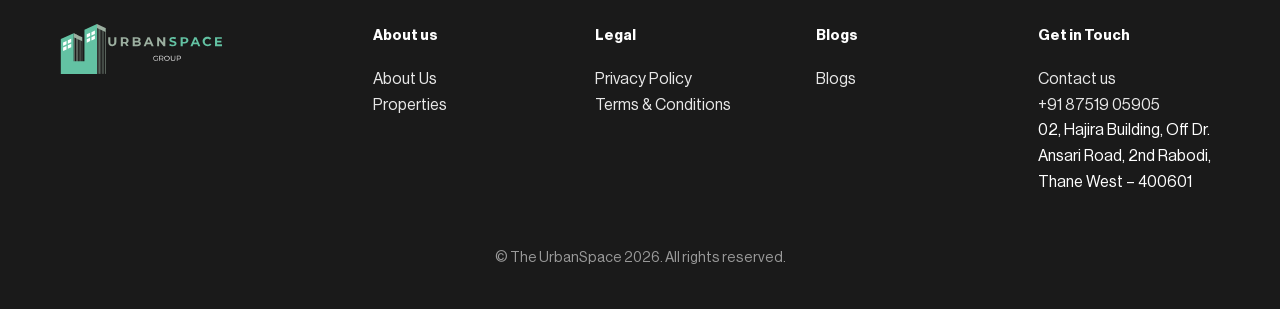
<file: privacy-policy.html>
<!DOCTYPE html>
<html lang="en">
<head>
    <meta charset="UTF-8">
    <meta name="viewport" content="width=device-width, initial-scale=1.0">
    <title>Privacy Policy - Urban Space Group</title>
    <link rel="stylesheet" href="css/style.css">
    <link rel="stylesheet" href="css/responsive.css">
    <link rel="shortcut icon" href="/images/urban.svg" type="image/x-icon">
    <link rel="stylesheet" href="https://cdnjs.cloudflare.com/ajax/libs/font-awesome/6.0.0/css/all.min.css">
</head>
<body>
    <!-- Navigation -->
    <nav>
        <div class="logo">
            <a href="/">
                <img src="/images/urban.svg" alt="Urban Space Group">
            </a>
        </div>
        <ul class="nav-menu">
         <li><a href="/">Home</a></li>
            <li><a href="/about.html">About Us</a></li>
            <li><a href="/projects.html">Projects</a></li>
            <li><a href="/blogs.html">Blogs</a></li>
            <li><a href="/contact.html">Contact</a></li>
               <li><a href="/privacy-policy.html">Privacy Policy</a></li>
            <li><a href="/legal.html">Terms & Conditions</a></li>
        </ul>
        <div class="hamburger">
            <span></span>
            <span></span>
            <span></span>
        </div>
    </nav>

    <!-- Mobile Menu -->
    <div class="mobile-menu">
        <ul>
           <li><a href="/">Home</a></li>
            <li><a href="/about.html">About Us</a></li>
            <li><a href="/projects.html">Projects</a></li>
            <li><a href="/blogs.html">Blogs</a></li>
            <li><a href="/contact.html">Contact</a></li>
               <li><a href="/privacy-policy.html">Privacy Policy</a></li>
            <li><a href="/legal.html">Terms & Conditions</a></li>
    </div>

    <!-- Legal Hero -->
    <section class="legal-hero">
        <div class="legal-hero-content">
            <span class="badge">Legal</span>
            <h1>Privacy Policy</h1>
            <p>Effective Date: January 2026</p>
        </div>
    </section>

    <!-- Legal Content -->
    <section class="legal-content">
        <div class="legal-container">
            <div class="legal-sidebar">
                <h3>Quick Links</h3>
                <ul class="legal-nav">
                    <li><a href="#introduction">Introduction</a></li>
                    <li><a href="#information">Information We Collect</a></li>
                    <li><a href="#usage">How We Use Information</a></li>
                    <li><a href="#sharing">Sharing and Disclosure</a></li>
                    <li><a href="#security">Data Security</a></li>
                    <li><a href="#retention">Data Retention</a></li>
                    <li><a href="#rights">Your Rights</a></li>
                    <li><a href="#links">Third-Party Links</a></li>
                    <li><a href="#children">Children's Privacy</a></li>
                    <li><a href="#updates">Policy Updates</a></li>
                    <li><a href="#contact">Contact Us</a></li>
                </ul>
            </div>

            <div class="legal-main">
                <div id="introduction" class="legal-section">
                    <h2>Introduction</h2>
                <p>Urban Space Group (“we,” “our,” or “us”) respects your privacy and is committed to protecting the
        personal information you share with us through our website and related services. This Privacy
        Policy explains how we collect, use, disclose, and safeguard your information when you visit our
        website.</p>
        <p>By using our website, you agree to the terms of this Privacy Policy.</p>
                </div>

                <div id="information" class="legal-section">
                    <h2>1. Information We Collect</h2>
                    <p>We may collect the following categories of information:</p>
                    
                    <h3>1.1 Personal Information</h3>
                    <p>Information you voluntarily provide, including but not limited to:</p>
                    <ul>
                        <li>Full name</li>
                        <li>Phone number</li>
                        <li>Email address</li>
                        <li>City/location</li>
                        <li>Property preferences</li>
                        <li>Any information submitted through inquiry forms, contact forms, or chat</li>
                    </ul>

                    <h3>1.2 Automatically Collected Information</h3>
                    <p>When you visit our website, certain information may be collected automatically, such as:</p>
                    <ul>
                        <li>IP address</li>
                        <li>Browser type and version</li>
                        <li>Device information</li>
                        <li>Pages visited</li>
                        <li>Time and date of visit</li>
                        <li>Referring website</li>
                    </ul>

                    <h3>1.3 Cookies and Tracking Technologies</h3>
                    <p>We use cookies and similar technologies to improve website functionality, understand user behavior, enhance user experience, and support marketing and remarketing campaigns. You can control cookies through your browser settings.</p>
                </div>

                <div id="usage" class="legal-section">
                    <h2>2. How We Use Your Information</h2>
                    <p>We use collected information for legitimate business purposes, including:</p>
                    <ul>
                        <li>Responding to inquiries and service requests</li>
                        <li>Providing property information and updates</li>
                        <li>Scheduling site visits or consultations</li>
                        <li>Improving our website and services</li>
                        <li>Sending important communications</li>
                        <li>Marketing and promotional outreach (where permitted)</li>
                        <li>Compliance with legal obligations</li>
                    </ul>
                    <p>We process your data only where we have a lawful basis to do so.</p>
                </div>

                <div id="sharing" class="legal-section">
                    <h2>3. Sharing and Disclosure of Information</h2>
                    <p>Urban Space Group does not sell or rent your personal information.</p>
                    
                    <h3>3.1 Service Providers</h3>
                    <p>With trusted third-party vendors who assist in website hosting, CRM management, marketing automation, analytics services, and communication tools. These parties are contractually obligated to protect your information.</p>
                    
                    <h3>3.2 Legal Requirements</h3>
                    <p>We may disclose information if required to comply with applicable law, respond to lawful government requests, protect our rights or property, or prevent fraud or security issues.</p>
                    
                    <h3>3.3 Business Transfers</h3>
                    <p>In the event of a merger, restructuring, or asset transfer, user information may be transferred as part of the business assets.</p>
                </div>

                <div id="security" class="legal-section">
                    <h2>4. Data Se   <a  style="color: white;text-decoration: none;" href="https://www.google.com/maps/place/URBAN+SPACE+Group/@19.2046888,72.9803742,17z/data=!4m10!1m2!2m1!1s02,+Hajira+Building,+Off+Dr.+Ansari+Road,+2nd+Rabodi,+Thane+West+%E2%80%93+400601!3m6!1s0x3be7b9375299a0bb:0x620aea225a9bf5a!8m2!3d19.2042643!4d72.9821403!15sCkswMiwgSGFqaXJhIEJ1aWxkaW5nLCBPZmYgRHIuIEFuc2FyaSBSb2FkLCAybmQgUmFib2RpLCBUaGFuZSBXZXN0IOKAkyA0MDA2MDGSARRjb25zdHJ1Y3Rpb25fY29tcGFueeABAA!16s%2Fg%2F11t7h69_1h?entry=ttu&g_ep=EgoyMDI2MDIyNS4wIKXMDSoASAFQAw%3D%3D">

                        <li>02, Hajira Building, Off Dr. Ansari Road, 2nd Rabodi, Thane West – 400601</li>
                    </a>curity</h2>
                    <p>We implement reasonable technical and organizational safeguards to protect your personal information against unauthorized access, loss or misuse, alteration, and disclosure.</p>
                    <p>However, no method of transmission over the internet is completely secure. While we strive to protect your data, we cannot guarantee absolute security.</p>
                </div>

                <div id="retention" class="legal-section">
                    <h2>5. Data Retention</h2>
                    <p>We retain personal information only for as long as necessary to fulfill the purposes outlined in this policy, comply with legal obligations, resolve disputes, and enforce agreements.</p>
                    <p>When information is no longer required, we take reasonable steps to securely delete or anonymize it.</p>
                </div>

                <div id="rights" class="legal-section">
                    <h2>6. Your Rights and Choices</h2>
                    <p>Subject to applicable law, you may have the right to:</p>
                    <ul>
                        <li>Access your personal information</li>
                        <li>Request correction of inaccurate data</li>
                        <li>Request deletion of your data</li>
                        <li>Withdraw consent for marketing communications</li>
                        <li>Object to certain processing activities</li>
                    </ul>
                    <p>To exercise these rights, please contact us using the details below.</p>
                </div>

                <div id="links" class="legal-section">
                    <h2>7. Third-Party Links</h2>
                    <p>Our website may contain links to external websites or projects. We are not responsible for the privacy practices or content of third-party sites. Users are encouraged to review the privacy policies of any external websites they visit.</p>
                </div>

                <div id="children" class="legal-section">
                    <h2>8. Children's Privacy</h2>
                    <p>Our services are not directed to individuals under the age of 18. We do not knowingly collect personal information from children. If we become aware that such data has been collected, we will take appropriate steps to remove it.</p>
                </div>

                <div id="updates" class="legal-section">
                    <h2>9. Updates to This Policy</h2>
                    <p>We may update this Privacy Policy periodically to reflect changes in legal, technical, or business developments. The revised version will be posted on this page with an updated effective date.</p>
                    <p>Continued use of the website after changes indicates acceptance of the updated policy.</p>
                </div>

                <div id="contact" class="legal-section">
                    <h2>10. Contact Us</h2>
                    <div class="contact-box">
                        <p><strong>Urban Space Group</strong></p>
                        <p>Office: 02, Hajira Bldg, off Dr Ansari Rd, 2nd Floor, Rabodi, Thane West, 400601</p>
                        <p>Phone: <a href="tel:+918751905905">+91 8751905905</a></p>
                        <p>Email: <a href="mailto:office@theurbanbuilders.in">office@theurbanbuilders.in</a></p>
                        <p>Working Hours: Monday to Saturday, 10:00 AM – 7:00 PM</p>
                    </div>
                </div>
            </div>
        </div>
    </section>

    <!-- Footer -->
   <footer class="main-footer">
    <div class="footer-top">
        <div class="footer-col logo-col">
            <div class="logo">
               <a href="/">
                        <img src="/images/urban.svg" alt="Urban Space Group">
                    </a>
            </div>
        </div>

        <div class="footer-col">
            <h4>About us</h4>
            <ul>
                <li><a href="about.html">About Us</a></li>
                <li><a href="projects.html">Properties</a></li>
            </ul>
        </div>

        <div class="footer-col">
            <h4>Legal</h4>
            <ul>
                <li><a href="/privacy-policy.html">Privacy Policy</a></li>
                <li><a href="/legal.html">Terms & Conditions</a></li>
            </ul>
        </div>

          <div class="footer-col">
            <h4>Blogs</h4>
            <ul>
                <li><a href="/blogs.html">Blogs</a></li>
            </ul>
        </div>

        <div class="footer-col">
            <h4>Get in Touch</h4>
            <ul>
                 <li><a href="/contact.html">Contact us</a></li>
                <li><a href="tel:+918751905905">+91 87519 05905</a></li>
                     <a class="hover-green"  style="color: white;text-decoration: none; " href="https://www.google.com/maps/place/URBAN+SPACE+Group/@19.2046888,72.9803742,17z/data=!4m10!1m2!2m1!1s02,+Hajira+Building,+Off+Dr.+Ansari+Road,+2nd+Rabodi,+Thane+West+%E2%80%93+400601!3m6!1s0x3be7b9375299a0bb:0x620aea225a9bf5a!8m2!3d19.2042643!4d72.9821403!15sCkswMiwgSGFqaXJhIEJ1aWxkaW5nLCBPZmYgRHIuIEFuc2FyaSBSb2FkLCAybmQgUmFib2RpLCBUaGFuZSBXZXN0IOKAkyA0MDA2MDGSARRjb25zdHJ1Y3Rpb25fY29tcGFueeABAA!16s%2Fg%2F11t7h69_1h?entry=ttu&g_ep=EgoyMDI2MDIyNS4wIKXMDSoASAFQAw%3D%3D">

                        <li>02, Hajira Building, Off Dr. Ansari Road, 2nd Rabodi, Thane West – 400601</li>
                    </a>
            </ul>
        </div>

        

        <!-- <div class="footer-col newsletter-col">
            <h4>Sign up for News & Updates</h4>
            <form class="newsletter-form">
                <input type="email" placeholder="Email">
                <button type="submit" class="arrow-btn">→</button>
            </form>
        </div> -->
    </div>

    <div class="footer-bottom">
        <div class="bottom-left">
            <!-- <p>Designed by HRVST.</p> -->
        </div>
        <div class="bottom-center">
            <p>© The UrbanSpace 2026. All rights reserved.</p>
        </div>
        <div class="bottom-right">
            <!-- <a href="#" class="lang-link">Français</a> -->
        </div>
    </div>
</footer>

    <script src="js/menu.js"></script>
</body>
</html>
</file>
<file: css/style.css>
@font-face {
  font-family: 'NeueHaasDisplay';
  src: url('../fonts/NeueHaasDisplayRoman.ttf') format('truetype');
  font-weight: 400;
  font-style: normal;
}

@font-face {
  font-family: 'NeueHaasDisplay';
  src: url('../fonts/NeueHaasDisplayBold.ttf') format('truetype');
  font-weight: 700;
  font-style: normal;
}

@font-face {
  font-family: 'NeueHaasDisplay';
  src: url('../fonts/NeueHaasDisplayLight.ttf') format('truetype');
  font-weight: 300;
  font-style: normal;
}

/* Page Loader */
.page-loader {
  position: fixed;
  top: 0;
  left: 0;
  width: 100%;
  height: 100%;
  background: var(--background);
  display: flex;
  align-items: center;
  justify-content: center;
  z-index: 10000;
  transition: opacity 0.5s ease;
}

.loader-content {
  text-align: center;
}

.building-animation {
  display: flex;
  gap: 10px;
  margin-bottom: 30px;
  justify-content: center;
}

.building {
  width: 20px;
  background: var(--primary-teal);
  border-radius: 2px 2px 0 0;
  animation: buildingGrow 1.5s ease-in-out infinite;
}

.building:nth-child(1) {
  height: 40px;
  animation-delay: 0s;
}

.building:nth-child(2) {
  height: 60px;
  animation-delay: 0.3s;
}

.building:nth-child(3) {
  height: 50px;
  animation-delay: 0.6s;
}

@keyframes buildingGrow {
  0%, 100% { transform: scaleY(1); }
  50% { transform: scaleY(1.3); }
}

.loader-text h2 {
  color: var(--text-primary);
  font-size: 1.5rem;
  margin-bottom: 10px;
}

.loader-text p {
  color: var(--text-secondary);
  font-size: 0.9rem;
  margin-bottom: 30px;
}

.progress-bar {
  width: 200px;
  height: 3px;
  background: #e5e7eb;
  border-radius: 2px;
  overflow: hidden;
  margin: 0 auto;
}

.progress {
  height: 100%;
  background: var(--primary-teal);
  width: 0;
  animation: progressLoad 3s ease-out forwards;
}

@keyframes progressLoad {
  to { width: 100%; }
}

.page-loader.fade-out {
  opacity: 0;
  pointer-events: none;
}

* {
  margin: 0;
  padding: 0;
  box-sizing: border-box;
}

:root {
  --primary-teal: #63caa2;
  --secondary-teal: #597660;
  --brand-dark: #282828;
  --text-primary: #2a2a2a;
  --text-secondary: #666666;
  --background: #ffffff;
}

body {
  font-family:
    "NeueHaasDisplay",
    "Inter",
    -apple-system,
    BlinkMacSystemFont,
    "Segoe UI",
    sans-serif;
  color: var(--text-primary);
  background: var(--background);
  line-height: 1.6;
  overflow-x: hidden;
}

/* Custom Scrollbar */
::-webkit-scrollbar {
  width: 8px;
}

::-webkit-scrollbar-track {
  background: #f1f1f1;
}

::-webkit-scrollbar-thumb {
  background: var(--primary-teal);
  border-radius: 6px;
}

::-webkit-scrollbar-thumb:hover {
  background: var(--secondary-teal);
}

/* Text Selection */
::selection {
  background: var(--primary-teal);
  color: white;
}

::-moz-selection {
  background: var(--primary-teal);
  color: white;
}

/* Navigation */
nav {
  position: absolute;
  top: 0;
  width: 100%;
  z-index: 1000;
  padding: 2rem 3rem;
  display: flex;
  justify-content: space-between;
  align-items: center;
  transition: all 0.3s ease;
}

nav.scrolled {
  position: fixed;
  background: rgba(40, 40, 40, 0.95);
  backdrop-filter: blur(10px);
  padding: 1rem 10rem;
  box-shadow: 0 2px 10px rgba(0, 0, 0, 0.1);
}

/* Desktop Menu */
.nav-menu {
  display: flex;
  gap: 2.5rem;
  list-style: none;
  margin: 0;
  padding: 0;
}

.nav-menu li a {
  color:var(--primary-teal);
  text-decoration: none;
  font-size: 1rem;
  font-weight: 400;
  position: relative;
  transition: color 0.3s ease;
}

.nav-menu li a::after {
  content: '';
  position: absolute;
  bottom: -5px;
  left: 0;
  width: 0;
  height: 2px;
  background: #000;
  transition: width 0.3s ease;
}

.nav-menu li a:hover {
  color: #000;
}

.nav-menu li a:hover::after {
  width: 100%;
}

/* Hamburger Menu - Left */
.hamburger {
  width: 32px;
  height: 24px;
  display: none;
  flex-direction: column;
  justify-content: space-between;
  cursor: pointer;
  z-index: 1001;
}

.hamburger span {
  display: block;
  width: 100%;
  height: 2px;
  background: var(--primary-teal);
  transition: all 0.3s ease;
}

.hamburger.active span:nth-child(1) {
  transform: rotate(45deg) translate(8px, 8px);
}

.hamburger.active span:nth-child(2) {
  opacity: 0;
}

.hamburger.active span:nth-child(3) {
  transform: rotate(-45deg) translate(7px, -7px);
}

/* Mobile Menu */
.mobile-menu {
  position: fixed;
  top: 0;
  right: -100%;
  width: 80%;
  max-width: 400px;
  height: 100vh;
  background: var(--brand-dark);
  z-index: 999;
  transition: right 0.4s ease;
  padding: 6rem 2rem;
}

.mobile-menu.active {
  right: 0;
}

.mobile-menu ul {
  list-style: none;
  padding: 0;
  margin: 0;
}
.hover-green:hover{
    color: var(--primary-teal) !important;
}
.mobile-menu ul li {
  opacity: 0;
  transform: translateX(50px);
  transition: all 0.3s ease;
}

.mobile-menu.active ul li {
  opacity: 1;
  transform: translateX(0);
}

.mobile-menu.active ul li:nth-child(1) { transition-delay: 0.1s; }
.mobile-menu.active ul li:nth-child(2) { transition-delay: 0.2s; }
.mobile-menu.active ul li:nth-child(3) { transition-delay: 0.3s; }
.mobile-menu.active ul li:nth-child(4) { transition-delay: 0.4s; }
.mobile-menu.active ul li:nth-child(5) { transition-delay: 0.5s; }
.mobile-menu.active ul li:nth-child(6) { transition-delay: 0.6s; }
.mobile-menu.active ul li:nth-child(7) { transition-delay: 0.7s; }


.mobile-menu ul li a {
  display: block;
  color: white;
  text-decoration: none;
  font-size: 1.5rem;
  padding: 1rem 0;
  border-bottom: 1px solid rgba(255, 255, 255, 0.1);
  transition: color 0.3s ease, padding-left 0.3s ease;
}

.mobile-menu ul li a:hover {
  color: var(--primary-teal);
  /* padding-left: 1rem; */
}

/* Logo - Right */
.logo {
  z-index: 1001;
}

.logo svg {
  height: 50px;
  width: auto;
  /* filter: brightness(0) invert(1); */
  transition: filter 400ms ease;
}



/* Hero Section */
.hero {
  height: 100vh;
  position: relative;
  display: flex;
  align-items: center;
  justify-content: center;
  overflow: hidden;
}

.hero-background {
  position: absolute;
  top: 0;
  left: 0;
  width: 100%;
  height: 100%;
  object-fit: cover;
  filter: brightness(0.55);
}

.hero-overlay {
  position: absolute;
  top: 0;
  left: 0;
  width: 100%;
  height: 100%;
  background: linear-gradient(
    135deg,
    rgba(90, 106, 93, 0.3),
    rgba(95, 186, 167, 0.15)
  );
}

.hero-content {
  position: relative;
  z-index: 2;
  text-align: center;
  color: white;
  max-width: 1000px;
  padding: 0 2rem;
  opacity: 0;
  animation: fadeInHero 1.4s ease forwards 0.4s;
}

@keyframes fadeInHero {
  to {
    opacity: 1;
  }
}

/* Hero Typography */
.hero-tagline {
  font-size: clamp(0.75rem, 1.2vw, 1.6rem);
  font-weight: 300;
  letter-spacing: 0.2em;
  text-transform: uppercase;
  color: rgba(255, 255, 255, 0.7);
  margin-bottom: 1.5rem;
}

.hero h1 {
  font-size: clamp(2.8rem, 6vw, 5.5rem);
  font-weight: 300;
  letter-spacing: -0.02em;
  line-height: 1.1;
  color: white;
  margin-bottom: 1.5rem;
}

.hero-subtitle {
  font-size: clamp(1rem, 1.8vw, 1.3rem);
  font-weight: 300;
  letter-spacing: 0.02em;
  line-height: 1.5;
  color: rgba(255, 255, 255, 0.85);
  max-width: 700px;
  margin: 0 auto 3rem;
}

/* CTA Buttons */
.hero-cta {
  display: flex;
  gap: 1.5rem;
  justify-content: center;
  flex-wrap: wrap;
  margin-top: 3rem;
}

.btn {
  padding: 1rem 2rem;
  text-decoration: none;
  font-size: 1rem;
  font-weight: 400;
  letter-spacing: 0.05em;
  transition: all 500ms ease;
  border: 1px solid rgba(255, 255, 255, 0.4);
  display: inline-flex;
  align-items: center;
  gap: 0.5rem;
  backdrop-filter: blur(10px);
}

.btn-primary {
  background: rgba(95, 186, 167, 0.9);
  color: white;
  border-color: var(--primary-teal);
}

.btn-primary:hover {
  background: white;
  color: var(--brand-dark);
  border-color: white;
  transform: translateY(-2px);
  box-shadow: 0 8px 30px rgba(95, 186, 167, 0.3);
}

.btn-secondary {
  background: rgba(255, 255, 255, 0.1);
  color: white;
  border-color: rgba(255, 255, 255, 0.4);
}

.btn-secondary:hover {
  background: rgba(255, 255, 255, 0.15);
  border-color: white;
  transform: translateY(-2px);
}

/* Scroll Indicator */
.scroll-indicator {
  position: absolute;
  bottom: 3rem;
  left: 50%;
  transform: translateX(-50%);
  z-index: 3;
  opacity: 0;
  animation: fadeIn 1s ease forwards 2s;
}

@keyframes fadeIn {
  to {
    opacity: 1;
  }
}

.scroll-indicator span {
  display: block;
  width: 1px;
  height: 40px;
  background: rgba(255, 255, 255, 0.5);
  margin: 0 auto 0.5rem;
  animation: scrollDown 2s ease-in-out infinite;
}

@keyframes scrollDown {
  0%,
  100% {
    transform: translateY(0);
    opacity: 0.5;
  }
  50% {
    transform: translateY(10px);
    opacity: 1;
  }
}

.scroll-indicator p {
  font-size: 0.75rem;
  letter-spacing: 0.15em;
  text-transform: uppercase;
  color: rgba(255, 255, 255, 0.6);
}

/* Responsive */
/* Filter Bar */
.filter-container {
  position: relative;
  z-index: 10;
  margin-top: -4rem;
  margin-left: auto;
  margin-right: auto;
  max-width: 80rem;
  padding-left: 1rem;
  padding-right: 1rem;
}

.filter-card {
  background-color: white;
  padding: 1.5rem;
  box-shadow: 0 25px 50px -12px rgba(0, 0, 0, 0.25);
  /* border-radius: 0.75rem; */
  border: 1px solid #f3f4f6;
}

.filter-form {
  display: flex;
  flex-direction: column;
  align-items: stretch;
  gap: 1rem;
}

.filter-field {
  flex: 1;
}

.filter-label {
  display: none;
  font-size: 0.75rem;
  font-weight: 700;
  color: #9ca3af;
  text-transform: uppercase;
  letter-spacing: 0.05em;
  margin-bottom: 0.5rem;
}

.filter-select-wrapper {
  position: relative;
  transition: all 0.3s ease;
}

.filter-select {
  width: 100%;
  background-color: white;
  border: 1px solid #e5e7eb;
  /* border-radius: 0.375rem; */
  padding: 1rem;
  color: #6b7280;
  cursor: pointer;
  transition: all 0.3s ease;
  position: relative;
}

.filter-select:focus {
  outline: none;
  border-color: var(--primary-teal);
  box-shadow: 0 0 0 2px rgba(99, 202, 162, 0.2);
}

.selected-text {
  display: block;
  pointer-events: none;
}

.dropdown-list {
  position: absolute;
  top: 100%;
  left: 0;
  right: 0;
  background: white;
  border: 1px solid #e5e7eb;
  border-top: none;
  border-radius: 0 0 0.375rem 0.375rem;
  max-height: 200px;
  overflow-y: auto;
  z-index: 100;
  display: none;
  list-style: none;
  margin: 0;
  padding: 0;
}

.filter-select.active .dropdown-list {
  display: block;
}

.dropdown-list li {
  padding: 1rem 0.75rem;
  cursor: pointer;
  transition: all 0.2s ease;
  color: var(--text-primary);
}

.dropdown-list li:hover {
  background-color: var(--primary-teal);
  color: white;
}

.filter-select-icon {
  pointer-events: none;
  position: absolute;
  top: 0;
  right: 0;
  bottom: 0;
  display: flex;
  align-items: center;
  padding-right: 1rem;
  color: #9ca3af;
}

.filter-submit {
  width: 100%;
  background-color: var(--primary-teal);
  color: white;
  font-weight: 700;
  padding: 1.125rem 1.5rem;
  /* border-radius: 0.375rem; */
  border: none;
  cursor: pointer;
  transition: all 0.3s ease;
  box-shadow: 0 10px 15px -3px var(--secondary-teal);
  font-size: 0.875rem;
  text-transform: uppercase;
  letter-spacing: 0.1em;
}

.filter-submit:hover {
  background-color:var(--secondary-teal);
}

@media (min-width: 640px) {
  .filter-container {
    padding-left: 1.5rem;
    padding-right: 1.5rem;
  }
}

@media (min-width: 768px) {
  nav {
    padding: 1rem 10rem;
    /* padding-top: 0; */
  }

  .logo img {
    height: 50px;
  }

  .hamburger {
    width: 28px;
    height: 20px;
  }

  .hero-cta {
    /* flex-direction: column; */
    align-items: center;
    gap: 1rem;
  }

  .btn {
    width: 100%;
    max-width: 280px;
    justify-content: center;
  }

  .filter-form {
    flex-direction: row;
    align-items: end;
  }

  .filter-label {
    display: block;
  }

  .filter-submit {
    width: 160px;
  }
}


.animate-left,
.animate-right {
  opacity: 0;
  transition: all 0.8s ease;
}

.animate-left {
  transform: translateX(-50px);
}

.animate-right {
  transform: translateX(50px);
}

.animate-left.animate {
  opacity: 1;
  transform: translateX(0);
}

.animate-right.animate {
  opacity: 1;
  transform: translateX(0);
}

/* Video Modal */
.video-modal {
  display: none;
  position: fixed;
  z-index: 9999;
  left: 0;
  top: 0;
  width: 100%;
  height: 100%;
  background-color: rgba(0, 0, 0, 0.8);
}

.video-modal-content {
  position: relative;
  margin: 5% auto;
  width: 80%;
  max-width: 800px;
}

.close-video {
  position: absolute;
  top: -40px;
  right: 0;
  color: white;
  font-size: 30px;
  cursor: pointer;
}

#modalVideo {
  width: 100%;
  height: 90vh

}

@media (max-width: 768px) {
  .video-modal-content {
    width: 95%;
    margin: 10% auto;
  }
}




/* propert container */


.property-container {
    display: flex;
    gap: 40px;
    max-width: 1200px;
    margin: 0 auto;
    flex-wrap: wrap;
    padding: 10rem 3rem;
    align-items: flex-start;
}

/* LEFT SIDE */
.content-side {
    flex: 1;
    min-width: 350px;
}

.badge {
    background: #ffefef;
    color: var(--primary-teal);
    padding: 6px 15px;
    font-family: inherit;
    border-radius: 20px;
    font-size: 0.85rem;
    font-weight: 600;
}

h2 {
    font-size: 2.8rem;
    margin: 20px 0;
    color: #0b2c3d;
    line-height: normal;
}

.description {
    color: #666;
    line-height: 1.6;
    margin-bottom: 30px;
}

.feature-list {
    list-style: none;
    margin-bottom: 40px;
}

.feature-list li {
    position: relative;
    padding-left: 25px;
    margin-bottom: 15px;
    color: #7a8a9e;
}

.feature-list li::before {
    content: "—";
    position: absolute;
    left: 0;
    color: var(--primary-teal);
}

.stats-grid {
    display: grid;
    grid-template-columns: repeat(4, 1fr);
    border-top: 1px solid #eee;
    padding-top: 20px;
    margin-bottom: 30px;
}

.stat-item {
    border-right: 1px solid #eee;
    padding: 0 10px;
}

.stat-item:last-child { border: none; }

.stat-val {
    display: block;
    font-weight: 700;
    font-size: 1.1rem;
    color: #333;
}

.stat-label {
    font-size: 0.8rem;
    color: #888;
}

.bottom-thumbnails {
    display: flex;
    gap: 10px;
}

.bottom-thumbnails img {
    width: auto;
    height: 100px;
    object-fit: cover;
    cursor: pointer;
    transition: transform 0.3s ease, box-shadow 0.3s ease;
}

.bottom-thumbnails img:hover {
    transform: scale(1.05);
    box-shadow: 0 5px 15px rgba(0, 0, 0, 0.3);
}

/* RIGHT SIDE GALLERY */
.image-gallery {
    flex: 1;
    display: grid;
    grid-template-columns: 1fr 1fr;
    grid-template-rows: 1fr 1fr;
    gap: 15px;
    min-width: 400px;
    height: 100%;
    max-height: 550px;
}

.image-gallery > div {
    overflow: hidden;
    cursor: pointer;
}

.image-gallery img {
    width: 100%;
    height: 100%;
    object-fit: cover;
    transition: transform 0.4s ease;
}

.image-gallery > div:hover img {
    transform: scale(1.1);
}

.tall-img {
    grid-row: span 2;
}

/* RESPONSIVE BREAKPOINT */
@media (max-width: 900px) {
    .image-gallery {
        min-width: 100%;
        height: 500px;
    }
    .stats-grid {
        grid-template-columns: repeat(2, 1fr);
        gap: 20px;
    }
    .stat-item { border: none; }
}





/* footer starts here */


.main-footer {
    background-color: #1a1a1a;
    color: #ffffff;
    padding: 80px 60px 40px 60px;
}

.footer-top {
    display: flex;
    justify-content: space-between;
    flex-wrap: wrap;
    gap: 40px;
    margin-bottom: 50px;
}

.footer-col {
    flex: 1;
    min-width: 150px;
}
.footer-col ul li{
   list-style: none;
}

/* Logo Styles */
.logo-col {
    flex: 1.5;
}

.logo {
    display: flex;
    align-items: center;
    line-height: 0;
}
.logo a {
    line-height: 0;
  
}

.logo-icon {
    color: #d14d33; /* Rust/Red color from design */
    font-size: 2.2rem;
    /* You would replace this text 'V' with an <img> tag for your actual SVG logo */
}

/* Header & List Styles */
h4 {
    font-size: 0.9rem;
    margin-bottom: 20px;
    font-weight: 600;
}

ul {
    /* list-style: none; */
}

ul li {
    /* margin-bottom: 12px; */
}

ul li a {
    color: #ffffff;
    text-decoration: none;
    font-size: 1rem;
    opacity: 0.9;
    transition: opacity 0.2s;
}

ul li a:hover {
    opacity: 1;
    color: var(--primary-teal);
    /* text-decoration: underline; */
}

/* Newsletter Styles */
.newsletter-col {
    flex: 2;
    max-width: 350px;
}

.newsletter-form {
    display: flex;
    border-bottom: 1px solid #444;
    padding-bottom: 5px;
    align-items: center;
}

.newsletter-form input {
    background: transparent;
    border: none;
    color: white;
    padding: 10px 0;
    width: 100%;
    outline: none;
    font-size: 0.9rem;
}

.arrow-btn {
    background: transparent;
    border: none;
    color: white;
    font-size: 1.5rem;
    cursor: pointer;
    padding-left: 10px;
}

/* Footer Bottom Section */
.footer-bottom {
    display: flex;
    justify-content:center;
    align-items: center;
    border-top: 1px solid transparent; /* Keeps spacing consistent */
    font-size: 0.9rem;
    color: #999;
}

.footer-bottom a {
    color: #999;
    text-decoration: none;
}

/* Responsive Design */
@media (max-width: 1024px) {
    .main-footer {
        padding: 60px 30px 30px 30px;
    }
}

@media (max-width: 768px) {
    .footer-top {
        flex-direction: column;
        gap: 50px;
        margin-bottom: 60px;
    }

    .footer-bottom {
        flex-direction: column;
        gap: 20px;
        text-align: center;
    }
    
    .newsletter-col {
        max-width: 100%;
    }
}



/* Homepage CTA styling goes below */


.cta-section {
    background-color: var(--secondary-teal); /* Beige background from design */
    /* background-image: url('../images/your-v-graphic.svg'); */
     background-image: url('../images/hompage_cta.svg'); /* Replace with your actual background SVG */
    background-repeat: no-repeat;
    background-position: right center;
    background-size: contain;
    padding: 120px 80px;
    color: var(--background);
    min-height: 500px;
    display: flex;
    align-items: center;
    position: relative;
    overflow: hidden;
}

/* Fallback/Mock for the stylized 'V' if you don't have the image yet */
/* .cta-section::after {
    content: "";
    position: absolute;
    right: -10%;
    top: 0;
    width: 60%;
    height: 100%;
    background-image: url('../images/hompage_cta.svg');
    background-repeat: no-repeat;
    background-position: center;
    background-size: contain;
    opacity: 0.1; 
    pointer-events: none;
} */

.cta-content {
    max-width: 600px;
    color: var(--background);
    z-index: 2;
}

.cta-title {
    font-size: 4rem;
    font-weight: 400;
        color: var(--background);
    line-height: 1.1;
    margin-bottom: 30px;
    position: relative;
}

.decorative-line {
    display: inline-block;
    width: 60px;
    height: 1px;
    background-color: var(--background);
    vertical-align: middle;
    margin-right: 15px;
}

.italic-serif {
    font-family: 'Playfair Display', serif;
    font-style: italic;
}

.cta-subtitle {
    font-size: 1.1rem;
    color: var(--background);

    margin-bottom: 40px;
}

.cta-buttons {
    display: flex;
    gap: 20px;
}

.btn {
    padding: 18px 35px;
    /* border-radius: 50px; */
    text-decoration: none;
    font-size: 0.95rem;
    font-weight: 500;
    white-space: nowrap;
    display: flex;
    align-items: center;
    transition: all 0.3s ease;
}

.btn .arrow {
    margin-left: 10px;
    transition: transform 0.3s ease;
}

.btn:hover .arrow {
    transform: translateX(5px);
}

.btn-dark {
    background-color: #1a1a1a;
    color: #ffffff;
    border: 1px solid #1a1a1a;
}

.btn-dark:hover {
    background-color: #333;
}

.btn-outline {
    background-color: transparent;
    color: var(--background);

    border: 1px solid var(--background);
}

.btn-outline:hover {
    background-color: #000;
    border: 1px solid #000;

}

/* Responsive Design */
@media (max-width: 1024px) {
    .cta-title { font-size: 3.2rem; }
    .cta-section { background-position: 120% center; }
}

@media (max-width: 768px) {
    .cta-section {
        padding: 80px 40px;
        text-align: center;
        background-image: none; /* Remove background on mobile for clarity */
    }

    .cta-content { margin: 0 auto; }

    .cta-buttons {
        flex-direction: column;
        align-items: center;
    }

    .btn { width: 100%; justify-content: center; }

    .decorative-line { display: none; } /* Simplify for mobile */
}




/* counterUp section */


.stats-section {
    background-color: #f2f6f7;
    padding: 80px 20px;
    display: flex;
    justify-content: center;
}

.stats-container {
    display: flex;
    justify-content: space-around;
    align-items: center;
    max-width: 1200px;
    width: 100%;
    flex-wrap: wrap;
    gap: 40px;
}

.stat-item {
    text-align: center;
    flex: 1;
    min-width: 200px;
}

.icon {
    margin-bottom: 20px;
}

.icon img {
    width: 50px;
    height: 50px;
}

.stat-item h2 {
    font-size: 2.5rem;
    color: #0b1c2c; /* Dark Navy */
    font-weight: 800;
    margin-bottom: 10px;
}

/* Adds the '+' or 'K+' suffix via CSS for cleaner JS */
.stat-item h2::after {
    content: '+';
}
.stat-item .counter-percentage::after {
    content: '%';
}


/* .stat-item:nth-child(2) h2::after {
    content: 'K+';
} */

.stat-item p {
    font-size: 0.9rem;
    color: #7a8a9e;
    text-transform: capitalize;
}

/* Responsive Tablet/Mobile */
@media (max-width: 768px) {
    .stats-container {
        gap: 60px;
    }
    .stat-item {
        min-width: 45%;
    }
}

@media (max-width: 480px) {
    .stat-item {
        /* min-width: 100%; */
        min-width: auto;
    }
}




/* About us */



.about-section {
    padding: 80px 5%;
    background: #fff;
    overflow: hidden;
}

.container {
    max-width: 1200px;
    margin: 0 auto;
    display: flex;
    align-items: center;
    gap: 60px;
}

/* Image Side */
.image-wrapper {
    flex: 1;
    position: relative;
}

.main-img-box img {
    width: 100%;
    min-height: 600px;
    object-fit: cover;
    /* border-radius: 8px; */
    border: 15px solid #fff;
    box-shadow: 0 20px 40px rgba(0,0,0,0.1);
}

.video-thumbnail {
    position: absolute;
    bottom: 50px;
    left: -20px;
    width: 200px;
    cursor: pointer;
    transition: transform 0.3s ease;
}

.video-thumbnail:hover { transform: scale(1.05); }

.video-thumbnail img {
    object-fit: cover;
    width: -webkit-fill-available !important;
    width: auto;
    min-height: 200px;
    box-shadow: 0 10px 20px rgba(0,0,0,0.2);
}

.play-btn {
    position: absolute;
    top: 50%; left: 50%;
    transform: translate(-50%, -50%);
    background: #fff;
    width: 50px; height: 50px;
    border-radius: 50%;
    display: flex;
    align-items: center;
    justify-content: center;
}

.play-icon {
    width: 0; height: 0;
    border-top: 8px solid transparent;
    border-bottom: 8px solid transparent;
    border-left: 12px solid var(--primary-teal);;
    margin-left: 4px;
}

/* Content Side */
.content-wrapper { flex: 1.2; }

.badge {
    background: #ebfff0;
    color: var(--primary-teal);;
    padding: 10px 16px;
    border-radius: 50px;
    font-size: 14px;
    font-weight: 600;
}

.main-title {
    font-size: 42px;
    margin: 20px 0;
    line-height: normal;
    color: #0b1c39;
}

.main-title span { color: var(--primary-teal);; }

.description {
    color: #666;
    line-height: 1.8;
    margin-bottom: 30px;
}

.features-grid {
    display: grid;
    grid-template-columns: 1fr 1fr;
    gap: 20px;
    margin-bottom: 35px;
}

.feature-item {
    display: flex;
    align-items: center;
    gap: 12px;
    color: #0b1c39;
    font-weight: 500;
}

.icon-circle {
    background: #ebfff0;
    width: 35px; height: 35px;
    border-radius: 50%;
    display: flex;
    align-items: center;
    justify-content: center;
}

.quote-box {
    border-left: 4px solid var(--primary-teal);;
    background: #ebfff0;
    padding: 20px;
    font-style: italic;
    color: #555;
    margin-bottom: 35px;
}

.cta-btn {
    background: var(--primary-teal);;
    color: #fff;
    text-decoration: none;
    padding: 16px 40px;
    display: inline-block;
    font-weight: 600;
    transition: background 0.3s;
}

.cta-btn:hover { background: var(--secondary-teal); }

/* Entry Animations - Viewport Triggered */
.animate-left,
.animate-right {
  opacity: 0;
  transition: all 0.8s ease;
}

.animate-left {
  transform: translateX(-50px);
}

.animate-right {
  transform: translateX(50px);
}

.animate-left.animate {
  opacity: 1;
  transform: translateX(0);
}

.animate-right.animate {
  opacity: 1;
  transform: translateX(0);
}

/* Responsive */
@media (max-width: 992px) {
    .container { flex-direction: column; text-align: center; }
    .features-grid { text-align: left; }
    .video-thumbnail { left: 50%; transform: translateX(-50%); bottom: -40px; }
}




/* Blogs sectiion */

/* Scoped styles to prevent conflicts */
        .news-section-wrapper {
            margin: 0;
            padding: 80px 0;
            background-color: #ffffff;
            /* font-family: 'Poppins', sans-serif; */
            overflow-x: hidden;
        }

        .news-section-container {
            max-width: 1350px;
            margin: 0 auto;
            padding: 0 20px;
            position: relative;
        }

        /* --- Header Section --- */
        .news-section-header {
            text-align: center;
            margin-bottom: 50px;
        }

        .news-section-badge {
            background-color: #ebfff0;
            color: var(--primary-teal);
            padding: 6px 18px;
            border-radius: 50px;
            font-size: 14px;
            font-weight: 600;
            display: inline-block;
            margin-bottom: 12px;
            text-transform: none;
        }

        .news-section-title {
            font-size: 42px;
            color: #0a1d2e;
            font-weight: 700;
            letter-spacing: -1px;
            margin-top: 0;
        }

        /* --- Slider Logic --- */
        .news-section-slider-window {
            overflow: hidden;
            position: relative;
            padding: 15px 5px;
        }

        .news-section-track {
            display: flex;
            transition: transform 0.6s cubic-bezier(0.25, 1, 0.5, 1);
            gap: 30px;
        }

        /* --- Card Styling --- */
        .news-section-card {
            flex: 0 0 calc(33.333% - 20px);
            background: #ffffff;
            border-radius: 8px;
            box-shadow: 0 10px 40px rgba(0,0,0,0.06);
            overflow: hidden;
            transition: transform 0.3s ease, box-shadow 0.3s ease;
            opacity: 0; 
            transform: translateY(30px);
        }

        .news-section-card:hover {
            transform: translateY(-10px);
            box-shadow: 0 20px 50px rgba(0,0,0,0.12);
        }

        .news-section-card-img {
            width: 100%;
            height: 240px;
            overflow: hidden;
            display: block;
            text-decoration: none;
        }

        .news-section-card-img img {
            width: 100%;
            height: 100%;
            object-fit: cover;
            transition: transform 0.6s ease;
        }

        .news-section-card:hover .news-section-card-img img {
            transform: scale(1.1);
        }

        .news-section-card-body {
            padding: 30px;
        }

        .news-section-meta {
            display: flex;
            gap: 15px;
            font-size: 14px;
            color: #777777;
            margin-bottom: 15px;
        }

        .news-section-meta span i {
            color: var(--primary-teal);
            margin-right: 6px;
        }

        .news-section-card-title {
            font-size: 20px;
            color: #0a1d2e;
            font-weight: 600;
            line-height: 1.4;
            margin-bottom: 30px;
            min-height: 56px;
            cursor: pointer;
            transition: color 0.3s;
            display: -webkit-box;
            -webkit-line-clamp: 2;
            -webkit-box-orient: vertical;
            overflow: hidden;
        }

        .news-section-card-title:hover {
            color: var(--primary-teal);
        }

        .news-section-footer {
            display: flex;
            justify-content: space-between;
            align-items: center;
            padding-top: 20px;
            border-top: 1px solid #eeeeee;
        }

        .news-section-date {
            font-size: 14px;
            color: #777777;
        }

        .news-section-date i {
            color: var(--primary-teal);
            margin-right: 6px;
        }

        .news-section-read-more {
            color: var(--primary-teal);
            text-decoration: none;
            font-size: 13px;
            font-weight: 700;
            text-transform: uppercase;
        }

        /* --- Navigation --- */
        .news-section-nav-btn {
            position: absolute;
            top: 55%;
            transform: translateY(-50%);
            background: #ffffff;
            border: none;
            width: 50px;
            height: 50px;
            border-radius: 50%;
            box-shadow: 0 5px 15px rgba(0,0,0,0.1);
            cursor: pointer;
            z-index: 10;
            color: #0a1d2e;
            transition: all 0.3s ease;
            display: flex;
            align-items: center;
            justify-content: center;
        }

        .news-section-nav-btn:hover {
            background-color: var(--primary-teal);
            color: #ffffff;
        }

        .news-section-prev { left: -25px; }
        .news-section-next { right: -25px; }

        /* --- Responsiveness --- */
        @media (max-width: 1024px) {
            .news-section-card { flex: 0 0 calc(50% - 15px); }
            .news-section-prev { left: 0; }
            .news-section-next { right: 0; }
        }

        @media (max-width: 650px) {
            .news-section-card { flex: 0 0 100%; }
            .news-section-title { font-size: 30px; }
            .news-section-nav-btn { bottom: -60px; top: auto; }
            .news-section-prev { left: 30%; }
            .news-section-next { right: 30%; }
            .news-section-slider-window { margin-bottom: 60px; }
        }


/* Blog Detail */
.blog-detail-container {
    padding: 140px  80px;
    min-height: 100vh;
}

.blog-layout {
    display: flex;
    gap: 60px;
    max-width: 1200px;
    margin: 0 auto;
}

.blog-detail {
    flex: 1;
}

.blog-sidebar {
    flex: 0 0 320px;
}

.blog-sidebar h3 {
    font-size: 24px;
    font-weight: 700;
    margin-bottom: 30px;
    color: #1a1a1a;
}

.related-post {
    display: flex;
    gap: 15px;
    margin-bottom: 25px;
    text-decoration: none;
    transition: transform 0.3s;
}

.related-post:hover {
    transform: translateX(5px);
}

.related-post img {
    width: 80px;
    height: 80px;
    object-fit: cover;
    border-radius: 4px;
}

.related-post-content {
    flex: 1;
}

.related-date {
    font-size: 12px;
    color: #999;
    display: block;
    margin-bottom: 5px;
}

.related-post h4 {
    font-size: 14px;
    font-weight: 600;
    color: #333;
    line-height: 1.4;
    margin: 0;
}

.related-post:hover h4 {
    color: #63caa2;
}

.blog-detail-meta {
    display: flex;
    gap: 20px;
    margin-bottom: 20px;
    color: #666;
    font-size: 14px;
        flex-wrap: wrap;
}

.blog-detail-title {
    font-size: 42px;
    font-weight: 700;
    margin-bottom: 30px;
    color: #1a1a1a;
}

.blog-detail-image {
    width: 100%;
    height: 400px;
    object-fit: cover;
    border-radius: 8px;
    margin-bottom: 40px;
}

.blog-detail-content {
    line-height: 1.8;
    color: #333;
}

.blog-detail-content p {
    margin-bottom: 20px;
}

.blog-detail-content h2 {
    font-size: 28px;
    font-weight: 700;
    margin: 40px 0 20px;
    color: #1a1a1a;
}

.back-link {
    display: inline-block;
    margin-top: 40px;
    color: #63caa2;
    text-decoration: none;
    font-weight: 500;
    transition: color 0.3s;
}

.back-link:hover {
    color: #597660;
}

.blog-not-found {
    text-align: center;
    padding: 100px 20px;
}

.blog-not-found h1 {
    font-size: 36px;
    margin-bottom: 30px;
}

@media (max-width: 820px) {
    .blog-layout {
        flex-direction: column;
    }
    
    .blog-sidebar {
        flex: 1;
    }
}


/* Contact Page */
.contact-section {
    padding: 140px 20px 80px;
    background: #f9fafb;
}

.contact-container {
    max-width: 1300px;
    margin: 0 auto;
    display: grid;
    grid-template-columns: 1fr 1.2fr;
    gap: 60px;
    align-items: start;
}

.contact-info h1 {
    font-size: 42px;
    font-weight: 700;
    margin: 20px 0;
    color: #1a1a1a;
    line-height: 1.2;
}

.contact-info p {
    color: #666;
    line-height: 1.8;
    /* margin-bottom: 40px; */
}

.contact-details {
    display: grid;
    grid-template-columns: 1fr 1fr;
    gap: 30px;
    margin-top: 40px;
}

.contact-item {
    display: flex;
    gap: 20px;
    align-items: center;
    transition: transform 0.3s;
}

.contact-item:nth-child(1),
.contact-item:nth-child(2) {
    align-items: start;
}

.contact-item:hover {
    transform: translateX(10px);
}

.contact-icon {
    width: 50px;
    height: 50px;
    background: #ebfff0;
    border-radius: 50%;
    display: flex;
    align-items: center;
    justify-content: center;
    color: var(--primary-teal);
    font-size: 20px;
    flex-shrink: 0;
    transition: all 0.3s;
}

.contact-item:hover .contact-icon {
    background: var(--primary-teal);
    color: white;
    transform: scale(1.1) rotate(10deg);
}

.contact-item h4 {
    font-size: 16px;
    font-weight: 600;
    margin-bottom: 5px;
    color: #1a1a1a;
}

.contact-item a,
.contact-item p {
    color: #666;
    text-decoration: none;
    transition: color 0.3s;
}

.contact-item a:hover {
    color: var(--primary-teal);
}

.contact-form-wrapper {
    background: white;
    padding: 50px;
    border-radius: 0;
    box-shadow: none;
    border: 1px solid #e5e7eb;
}

.form-group {
    margin-bottom: 24px;
}

.form-group input,
.form-group textarea {
    width: 100%;
    padding: 16px 0;
    border: none;
    border-bottom: 1px solid #e5e7eb;
    border-radius: 0;
    font-family: inherit;
    font-size: 15px;
    transition: border-color 0.3s;
    background: transparent;
}

.form-group input:focus,
.form-group textarea:focus {
    outline: none;
    border-bottom-color: var(--primary-teal);
}

.form-group textarea {
    resize: none;
}

.submit-btn {
    width: 100%;
    background: var(--primary-teal);
    color: white;
    padding: 18px;
    border: none;
    border-radius: 0;
    font-size: 15px;
    font-weight: 500;
    letter-spacing: 0.5px;
    cursor: pointer;
    transition: all 0.3s;
    margin-top: 10px;
    display: flex;
    align-items: center;
    justify-content: center;
    gap: 10px;
}

.submit-btn i {
    transition: transform 0.3s;
}

.submit-btn:hover {
    background: var(--secondary-teal);
    transform: translateY(-2px);
    box-shadow: 0 4px 12px rgba(99, 202, 162, 0.3);
}

.submit-btn:hover i {
    transform: translateX(5px);
}

@media (max-width: 768px) {
    .contact-container {
        grid-template-columns: 1fr;
        gap: 40px;
    }
    
    .contact-info h1 {
        font-size: 32px;
    }
    
    .contact-form-wrapper {
        padding: 30px 20px;
    }
    
    .contact-form .form-row {
        grid-template-columns: 1fr;
    }
}


/* 404 Error Page */
.error-section {
    min-height: 100vh;
    display: flex;
    align-items: center;
    justify-content: center;
    padding: 140px 20px 80px;
    background: linear-gradient(135deg, #f9fafb 0%, #ffffff 100%);
}

.error-container {
    text-align: center;
    max-width: 600px;
}

.error-code {
    font-size: 180px;
    font-weight: 700;
    color: var(--primary-teal);
    line-height: 1;
    margin: 0;
    opacity: 0.1;
}

.error-title {
    font-size: 48px;
    font-weight: 700;
    color: #1a1a1a;
    margin: -60px 0 20px;
}

.error-text {
    font-size: 18px;
    color: #666;
    margin-bottom: 40px;
    line-height: 1.6;
}

.error-btn {
    display: inline-flex;
    align-items: center;
    gap: 10px;
    background: var(--primary-teal);
    color: white;
    padding: 16px 40px;
    text-decoration: none;
    font-weight: 500;
    transition: all 0.3s;
}

.error-btn:hover {
    background: var(--secondary-teal);
    transform: translateY(-2px);
    box-shadow: 0 4px 12px rgba(99, 202, 162, 0.3);
}

@media (max-width: 768px) {
    .error-code {
        font-size: 120px;
    }
    
    .error-title {
        font-size: 32px;
        margin-top: -40px;
    }
    
    .error-text {
        font-size: 16px;
    }
}


/* Legal Pages */
.legal-hero {
    padding: 180px 20px 80px;
    background: var(--secondary-teal);
    text-align: center;
    color: white;
}

.legal-hero-content h1 {
    font-size: 48px;
    font-weight: 700;
    margin: 20px 0;
}

.legal-hero-content p {
    font-size: 16px;
    opacity: 0.9;
}

.legal-content {
    padding: 80px 20px;
    background: #fff;
}

.legal-container {
    max-width: 1200px;
    margin: 0 auto;
    display: grid;
    grid-template-columns: 250px 1fr;
    gap: 60px;
}

.legal-sidebar {
    position: sticky;
    top: 100px;
    height: fit-content;
}

.legal-sidebar h3 {
    font-size: 18px;
    font-weight: 600;
    margin-bottom: 20px;
    color: #1a1a1a;
}

.legal-nav {
    list-style: none;
    padding: 0;
}

.legal-nav li {
    margin-bottom: 12px;
}

.legal-nav a {
    color: #666;
    text-decoration: none;
    font-size: 14px;
    transition: color 0.3s;
    display: block;
    padding: 8px 0;
}

.legal-nav a:hover {
    color: var(--primary-teal);
    padding-left: 10px;
}

.legal-main {
    max-width: 800px;
}

.legal-section {
    margin-bottom: 50px;
    scroll-margin-top: 100px;
}

.legal-section h2 {
    font-size: 32px;
    font-weight: 700;
    margin-bottom: 20px;
    color: #1a1a1a;
}

.legal-section h3 {
    font-size: 22px;
    font-weight: 600;
    margin: 30px 0 15px;
    color: #1a1a1a;
}

.legal-section p {
    color: #666;
    line-height: 1.8;
    margin-bottom: 20px;
}

.legal-section ul {
    margin: 20px 0;
    padding-left: 25px;
}

.legal-section ul li {
    color: #666;
    line-height: 1.8;
    margin-bottom: 10px;
}

.legal-section ul li strong {
    color: #1a1a1a;
}

.contact-box {
    background: #f9fafb;
    padding: 30px;
    border-left: 4px solid var(--primary-teal);
    margin: 20px 0;
}

.contact-box p {
    margin-bottom: 10px;
}

.contact-box a {
    color: var(--primary-teal);
    text-decoration: none;
}

.contact-box a:hover {
    text-decoration: underline;
}

@media (max-width: 768px) {
    .legal-hero {
        padding: 140px 20px 60px;
    }
    
    .legal-hero-content h1 {
        font-size: 32px;
    }
    
    .legal-container {
        grid-template-columns: 1fr;
        gap: 40px;
    }
    
    .legal-sidebar {
        position: static;
    }
    
    .legal-section h2 {
        font-size: 24px;
    }
}


/* About Page Styles */
.about-hero {
    height: 70vh;
    position: relative;
    display: flex;
    align-items: center;
    justify-content: center;
    overflow: hidden;
}

.about-hero-bg {
    position: absolute;
    top: 0;
    left: 0;
    width: 100%;
    height: 100%;
    object-fit: cover;
    filter: brightness(0.5);
    animation: zoomIn 1.5s ease-out;
}

@keyframes zoomIn {
    from {
        transform: scale(1.2);
    }
    to {
        transform: scale(1);
    }
}

.about-hero-overlay {
    position: absolute;
    top: 0;
    left: 0;
    width: 100%;
    height: 100%;
    background: linear-gradient(135deg, rgba(90, 106, 93, 0.4), rgba(95, 186, 167, 0.2));
}

.about-hero-content {
    position: relative;
    z-index: 2;
    text-align: center;
    color: white;
    max-width: 800px;
    padding: 0 20px;
}

.hero-badge {
    opacity: 0;
    transform: translateY(30px);
    animation: fadeInUp 0.8s ease forwards 0.3s;
}

.hero-title {
    font-size: clamp(2.5rem, 5vw, 4rem);
    font-weight: 700;
    margin: 20px 0;
    opacity: 0;
    line-height: normal;
    transform: translateY(30px);
    animation: fadeInUp 0.8s ease forwards 0.6s;
}

.hero-subtitle {
    font-size: clamp(1rem, 2vw, 1.3rem);
    font-weight: 300;
    opacity: 0;
    transform: translateY(30px);
    animation: fadeInUp 0.8s ease forwards 0.9s;
}

@keyframes fadeInUp {
    to {
        opacity: 1;
        transform: translateY(0);
    }
}

.hero-scroll-indicator {
    position: absolute;
    bottom: 40px;
    left: 50%;
    transform: translateX(-50%);
    z-index: 3;
    display: flex;
    flex-direction: column;
    align-items: center;
    gap: 10px;
    opacity: 0;
    animation: fadeIn 1s ease forwards 1.5s;
}

.scroll-line {
    width: 2px;
    height: 40px;
    background: rgba(255, 255, 255, 0.5);
    position: relative;
    overflow: hidden;
}

.scroll-line::after {
    content: '';
    position: absolute;
    top: 0;
    left: 0;
    width: 100%;
    height: 20px;
    background: white;
    animation: scrollMove 2s ease-in-out infinite;
}

@keyframes scrollMove {
    0%, 100% {
        transform: translateY(-20px);
    }
    50% {
        transform: translateY(40px);
    }
}

.hero-scroll-indicator span {
    color: rgba(255, 255, 255, 0.8);
    font-size: 12px;
    letter-spacing: 2px;
    text-transform: uppercase;
}

/* Story Section */
.story-section {
    padding: 100px 20px;
    background: #fff;
    overflow: hidden;
}

.story-container {
    max-width: 1200px;
    margin: 0 auto;
    display: grid;
    grid-template-columns: 1fr 1fr;
    gap: 80px;
    align-items: start;
}

.story-content h2 {
    font-size: 42px;
    font-weight: 700;
    margin: 20px 0;
    color: #1a1a1a;
}

.story-content p {
    color: #666;
    line-height: 1.8;
    margin-bottom: 20px;
}

.story-timeline {
    position: relative;
    padding-left: 40px;
}

.timeline-line {
    position: absolute;
    left: 15px;
    top: 0;
    width: 2px;
    height: 0;
    background: var(--primary-teal);
    transition: height 1.5s ease;
}

.timeline-line.active {
    height: 100%;
}

.timeline-item {
    position: relative;
    margin-bottom: 50px;
    opacity: 0;
    transform: translateX(50px);
}

.timeline-item.active {
    opacity: 1;
    transform: translateX(0);
    transition: all 0.6s ease;
}

.timeline-dot {
    position: absolute;
    left: -33px;
    top: 5px;
    width: 16px;
    height: 16px;
    background: white;
    border: 3px solid var(--primary-teal);
    border-radius: 50%;
    z-index: 2;
    transform: scale(0);
    transition: transform 0.4s ease;
}

.timeline-item.active .timeline-dot {
    transform: scale(1);
}

.timeline-content {
    padding: 25px;
    background: #f9fafb;
    border-left: 4px solid var(--primary-teal);
}

.timeline-year {
    font-size: 24px;
    font-weight: 700;
    color: var(--primary-teal);
    margin-bottom: 10px;
}

.timeline-item h4 {
    font-size: 18px;
    font-weight: 600;
    margin-bottom: 8px;
    color: #1a1a1a;
}

.timeline-item p {
    color: #666;
    font-size: 14px;
}

/* Mission Vision Section */
.mission-vision-section {
    padding: 100px 20px;
    background: var(--secondary-teal);
    position: relative;
    overflow: hidden;
}

.mission-vision-container {
    max-width: 1600px;
    margin: 0 auto;
    display: grid;
    grid-template-columns: 1fr 1fr 1fr;
    gap: 60px;
}

.mission-box, .vision-box {
    background: white;
    padding: 60px 50px;
    text-align: center;
    position: relative;
    overflow: hidden;
    opacity: 0;
    transform: scale(0.8);
    transition: all 1s cubic-bezier(0.16, 1, 0.3, 1);
}

.mission-box.active, .vision-box.active {
    opacity: 1;
    transform: scale(1);
}

.mission-box:hover, .vision-box:hover {
    transform: scale(1.02);
    box-shadow: 0 20px 60px rgba(0,0,0,0.2);
}

.mv-icon-wrapper {
    position: relative;
    width: 100px;
    height: 100px;
    margin: 0 auto 30px;
}

.mv-icon {
    width: 100px;
    height: 100px;
    background: #ebfff0;
    border-radius: 50%;
    display: flex;
    align-items: center;
    justify-content: center;
    position: relative;
    z-index: 2;
    transition: all 0.5s ease;
}

.mission-box:hover .mv-icon, .vision-box:hover .mv-icon {
    background: var(--primary-teal);
    transform: scale(1.1);
}

.mv-circle {
    position: absolute;
    top: 50%;
    left: 50%;
    width: 0;
    height: 0;
    background: rgba(99, 202, 162, 0.1);
    border-radius: 50%;
    transform: translate(-50%, -50%);
    transition: all 0.8s ease;
    z-index: 1;
}

.mission-box.active .mv-circle, .vision-box.active .mv-circle {
    width: 150px;
    height: 150px;
}

.mv-icon i {
    font-size: 42px;
    color: var(--primary-teal);
    transition: all 0.5s ease;
}

.mission-box:hover .mv-icon i, .vision-box:hover .mv-icon i {
    color: white;
    transform: rotateY(360deg);
}

.mission-box h3, .vision-box h3 {
    font-size: 28px;
    font-weight: 700;
    margin-bottom: 20px;
    color: #1a1a1a;
}

.mission-box p, .vision-box p {
    color: #666;
    line-height: 1.8;
}

/* Team Section */
.team-section {
    padding: 100px 20px;
    background: #fff;
}

.team-container {
    max-width: 1200px;
    margin: 0 auto;
}

.section-header {
    text-align: center;
    margin-bottom: 60px;
}

.section-header h2 {
    font-size: 42px;
    font-weight: 700;
    margin: 20px 0;
    color: #1a1a1a;
}

.section-header p {
    color: #666;
    font-size: 18px;
}

.team-grid {
    display: grid;
    grid-template-columns: repeat(auto-fit, minmax(250px, 1fr));
    gap: 40px;
}

.team-card {
    text-align: center;
    transition: transform 0.3s;
}

.team-card:hover {
    transform: translateY(-10px);
}

.team-img {
    position: relative;
    overflow: hidden;
    border-radius: 8px;
    margin-bottom: 20px;
}

.team-img img {
    width: 100%;
    height: 500px;
    object-fit: cover;
    object-position: top;
    transition: transform 0.3s;
}

.team-card:hover .team-img img {
    transform: scale(1.1);
}

.team-overlay {
    position: absolute;
    top: 0;
    left: 0;
    width: 100%;
    height: 100%;
    background: rgba(99, 202, 162, 0.9);
    display: flex;
    align-items: center;
    justify-content: center;
    opacity: 0;
    transition: opacity 0.3s;
}

.team-card:hover .team-overlay {
    opacity: 1;
}

.team-social {
    display: flex;
    gap: 15px;
}

.team-social a {
    width: 40px;
    height: 40px;
    background: white;
    border-radius: 50%;
    display: flex;
    align-items: center;
    justify-content: center;
    color: var(--primary-teal);
    transition: all 0.3s;
}

.team-social a:hover {
    background: var(--secondary-teal);
    color: white;
    transform: scale(1.1);
}

.team-card h4 {
    font-size: 20px;
    font-weight: 600;
    margin-bottom: 5px;
    color: #1a1a1a;
}

.team-role {
    color: var(--primary-teal);
    font-size: 14px;
}

/* Why Choose Section */
.why-choose-section {
    padding: 100px 20px;
    background: #f9fafb;
}

.why-choose-container {
    max-width: 1200px;
    margin: 0 auto;
}

.why-grid {
    display: grid;
    grid-template-columns: repeat(auto-fit, minmax(300px, 1fr));
    gap: 40px;
}

.why-card {
    background: white;
    padding: 40px;
    text-align: center;
    border: 1px solid #e5e7eb;
    transition: all 0.3s;
}

.why-card:hover {
    border-color: var(--primary-teal);
    transform: translateY(-5px);
    box-shadow: 0 10px 30px rgba(0,0,0,0.1);
}

.why-icon {
    width: 70px;
    height: 70px;
    background: #ebfff0;
    border-radius: 50%;
    display: flex;
    align-items: center;
    justify-content: center;
    margin: 0 auto 25px;
    transition: all 0.3s;
}

.why-card:hover .why-icon {
    background: var(--primary-teal);
    transform: rotateY(360deg);
}

.why-icon i {
    font-size: 32px;
    color: var(--primary-teal);
    transition: color 0.3s;
}

.why-card:hover .why-icon i {
    color: white;
}

.why-card h4 {
    font-size: 20px;
    font-weight: 600;
    margin-bottom: 15px;
    color: #1a1a1a;
}

.why-card p {
    color: #666;
    line-height: 1.6;
}

/* Scroll Reveal Animation */
.scroll-reveal {
    opacity: 0;
    transform: translateY(80px);
    transition: all 1s cubic-bezier(0.16, 1, 0.3, 1);
}

.scroll-reveal.active {
    opacity: 1;
    transform: translateY(0);
}

.scroll-reveal-left {
    opacity: 0;
    transform: translateX(-80px);
    transition: all 1s cubic-bezier(0.16, 1, 0.3, 1);
}

.scroll-reveal-left.active {
    opacity: 1;
    transform: translateX(0);
}

.scroll-reveal-right {
    opacity: 0;
    transform: translateX(80px);
    transition: all 1s cubic-bezier(0.16, 1, 0.3, 1);
}

.scroll-reveal-right.active {
    opacity: 1;
    transform: translateX(0);
}

.scroll-reveal-scale {
    opacity: 0;
    transform: scale(0.8);
    transition: all 1s cubic-bezier(0.16, 1, 0.3, 1);
}

.scroll-reveal-scale.active {
    opacity: 1;
    transform: scale(1);
}

/* Responsive */
@media (max-width: 768px) {
    .story-container {
        grid-template-columns: 1fr;
        gap: 40px;
    }
    
    .story-timeline {
        padding-left: 30px;
    }
    
    .timeline-dot {
        left: -28px;
    }
    
    .mission-vision-container {
        grid-template-columns: 1fr;
        gap: 30px;
    }
    
    .mission-box, .vision-box {
        padding: 30px;
    }
    
    .team-grid {
        grid-template-columns: repeat(auto-fit, minmax(200px, 1fr));
        gap: 30px;
    }
    
    .why-grid {
        grid-template-columns: 1fr;
    }
}


/* Blogs Page */
.blogs-page {
    padding: 140px 20px 80px;
    background: #ffffff;
    min-height: 100vh;
}

.blogs-page-header {
    text-align: center;
    margin-bottom: 60px;
}

.blogs-page-header h1 {
    font-size: 42px;
    color: #0a1d2e;
    font-weight: 700;
    margin: 12px 0 15px;
}

.blogs-page-header p {
    font-size: 16px;
    color: #777;
}

.blogs-page-container {
    max-width: 1350px;
    margin: 0 auto;
}

.blogs-grid {
    display: grid;
    grid-template-columns: repeat(3, 1fr);
    gap: 30px;
}

@media (max-width: 1024px) {
    .blogs-grid {
        grid-template-columns: repeat(2, 1fr);
    }
}

@media (max-width: 650px) {
    .blogs-page {
        padding: 120px 20px 60px;
    }
    
    .blogs-page-header h1 {
        font-size: 30px;
    }
    
    .blogs-grid {
        grid-template-columns: 1fr;
    }
}


/* Projects Page */
.projects-page {
    padding: 140px 20px 80px;
    background: #f9fafb;
    min-height: 100vh;
}

.projects-header {
    text-align: center;
    margin-bottom: 50px;
}

.projects-header h1 {
    font-size: 42px;
    color: #0a1d2e;
    font-weight: 700;
    margin: 12px 0 15px;
}

.projects-header p {
    font-size: 16px;
    color: #777;
}

.projects-tabs {
    display: flex;
    justify-content: center;
    gap: 15px;
    margin-bottom: 50px;
    flex-wrap: wrap;
}

.tab-btn {
    padding: 12px 35px;
    background: #fff;
    border: 2px solid #e5e5e5;
    color: #333;
    font-weight: 600;
    font-size: 15px;
    cursor: pointer;
    transition: all 0.3s;
    border-radius: 50px;
}

.tab-btn:hover {
    border-color: var(--primary-teal);
    color: var(--primary-teal);
}

.tab-btn.active {
    background: var(--primary-teal);
    border-color: var(--primary-teal);
    color: #fff;
}

.projects-container {
    max-width: 1350px;
    margin: 0 auto;
}

.tab-content {
    display: none;
}

.tab-content.active {
    display: block;
}

.projects-grid {
    display: grid;
    grid-template-columns: repeat(3, 1fr);
    gap: 30px;
}

.project-card {
    background: #fff;
    border-radius: 8px;
    overflow: hidden;
    box-shadow: 0 5px 20px rgba(0,0,0,0.08);
    transition: transform 0.3s, box-shadow 0.3s;
}

.project-card:hover {
    transform: translateY(-5px);
    box-shadow: 0 10px 30px rgba(0,0,0,0.12);
}

.project-img {
    position: relative;
    height: 250px;
    overflow: hidden;
}

.project-img img {
    width: 100%;
    height: 100%;
    object-fit: cover;
    transition: transform 0.5s;
}

.project-card:hover .project-img img {
    transform: scale(1.1);
}

.project-overlay {
    position: absolute;
    inset: 0;
    background: rgba(99, 202, 162, 0.9);
    display: flex;
    align-items: center;
    justify-content: center;
    opacity: 0;
    transition: opacity 0.3s;
}

.project-card:hover .project-overlay {
    opacity: 1;
}

.view-details-btn {
    padding: 12px 30px;
    background: #fff;
    color: var(--primary-teal);
    border: none;
    font-weight: 600;
    cursor: pointer;
    border-radius: 50px;
    transition: all 0.3s;
}

.view-details-btn:hover {
    background: #0a1d2e;
    color: #fff;
}

.project-info {
    padding: 25px;
}

.project-info h3 {
    font-size: 22px;
    color: #0a1d2e;
    margin-bottom: 10px;
    font-weight: 700;
}

.project-location {
    color: #777;
    font-size: 14px;
    margin-bottom: 20px;
}

.project-location i {
    color: var(--primary-teal);
    margin-right: 5px;
}

.project-details {
    display: grid;
    grid-template-columns: repeat(2, 1fr);
    gap: 15px;
}

.detail-item {
    display: flex;
    flex-direction: column;
    gap: 5px;
}

.detail-label {
    font-size: 12px;
    color: #999;
    text-transform: uppercase;
    font-weight: 600;
}

.detail-value {
    font-size: 14px;
    color: #333;
    font-weight: 500;
}

@media (max-width: 1024px) {
    .projects-grid {
        grid-template-columns: repeat(2, 1fr);
    }
}

@media (max-width: 650px) {
    .projects-page {
        padding: 120px 20px 60px;
    }
    
    .projects-header h1 {
        font-size: 30px;
    }
    
    .projects-tabs {
        gap: 10px;
    }
    
    .tab-btn {
        padding: 10px 25px;
        font-size: 14px;
    }
    
    .projects-grid {
        grid-template-columns: 1fr;
    }
}


/* Status Badge Styles */
.status-upcoming {
    background: #fff3cd;
    color: #856404;
    padding: 5px 12px;
    border-radius: 12px;
    font-weight: 600;
    font-size: 13px;
    line-height: normal;
        width: max-content;
}

.status-ongoing {
    background: #d1ecf1;
    color: #0c5460;
    padding: 5px 12px;
    border-radius: 12px;
    font-weight: 600;
    font-size: 13px;
        width: max-content;
    line-height: normal;

}

.status-completed {
    background: #d4edda;
    color: #155724;
    padding: 5px 12px;
    line-height: normal;
    width: max-content;
    border-radius: 12px;
    font-weight: 600;
    font-size: 13px;
}


.blog-detail-meta div{
  display: flex;
  align-items: center;
  gap: 10px;
}

/* WhatsApp Floating Button */
.whatsapp-float {
    position: fixed;
    bottom: 10px;
    right: 30px;
    width: 60px;
    height: 60px;
    background-color: #25D366;
    color: white;
    border-radius: 50%;
    display: flex;
    align-items: center;
    justify-content: center;
    box-shadow: 0 4px 12px rgba(0, 0, 0, 0.15);
    z-index: 1000;
    transition: all 0.3s ease;
    text-decoration: none;
}

.whatsapp-float:hover {
    background-color: #128C7E;
    transform: scale(1.1);
    box-shadow: 0 6px 20px rgba(0, 0, 0, 0.25);
}

.whatsapp-float svg {
    width: 32px;
    height: 32px;
}

@media (max-width: 768px) {
    .whatsapp-float {
        width: 50px;
        height: 50px;
        bottom: 20px;
        right: 20px;
    }
    
    .whatsapp-float svg {
        width: 28px;
        height: 28px;
    }
}

/* WhatsApp Floating Button */
.whatsapp-float {
    position: fixed;
    bottom: 10px;
    right: 30px;
    width: 60px;
    height: 60px;
    background-color: #25D366;
    color: white;
    border-radius: 50%;
    display: flex;
    align-items: center;
    justify-content: center;
    box-shadow: 0 4px 12px rgba(0, 0, 0, 0.15);
    z-index: 1000;
    transition: all 0.3s ease;
    text-decoration: none;
}

.whatsapp-float:hover {
    background-color: #128C7E;
    transform: scale(1.1);
    box-shadow: 0 6px 20px rgba(0, 0, 0, 0.25);
}

.whatsapp-float svg {
    width: 32px;
    height: 32px;
}

/* Popup Modal */
.whatsapp-float {
    position: fixed;
    bottom: 10px;
    right: 10px;
    width: 60px;
    height: 60px;
    background-color: #25D366;
    color: white;
    border-radius: 50%;
    display: flex;
    align-items: center;
    justify-content: center;
    box-shadow: 0 4px 12px rgba(0, 0, 0, 0.15);
    z-index: 1000;
    transition: all 0.3s ease;
    text-decoration: none;
}

.whatsapp-float:hover {
    background-color: #128C7E;
    transform: scale(1.1);
    box-shadow: 0 6px 20px rgba(0, 0, 0, 0.25);
}

.whatsapp-float svg {
    width: 32px;
    height: 32px;
}

/* Popup Modal */
.popup-modal {
    display: none;
    position: fixed;
    z-index: 99;
    left: 0;
    top: 0;
    width: 100%;
    height: 100%;
    background-color: rgba(0, 0, 0, 0.8);
    animation: fadeIn 0.3s ease;
}

.popup-modal.show {
    display: flex;
    align-items: center;
    justify-content: center;
}

.popup-content {
    position: relative;
    max-width: 600px;
    width: 90%;
    animation: slideDown 0.4s ease;
    display: flex;
    justify-content: center;
}
.popup-content > div  {
    position: relative;
}

.popup-content img {
    width: auto;
    height: 80vh;
    object-fit: contain;
    display: block;
    border-radius: 8px;
    cursor: pointer;
    transition: transform 0.3s ease;
}

.popup-content img:hover {
    transform: scale(1.02);
}

.popup-close {
    position: absolute;
    top: 0;
    right: 0;
    z-index: 10000;
    color: white;
    font-size: 40px;
    font-weight: bold;
    cursor: pointer;
    transition: all 0.3s ease;
    line-height: 1;
    background: rgba(0, 0, 0, 0.6);
    width: 35px;
    height: 35px;
    border-radius: 50%;
    display: flex;
    align-items: center;
    justify-content: center;
}

.popup-close:hover {
    background: rgba(0, 0, 0, 0.8);
    transform: scale(1.1);
}

@media (max-width: 768px) {
    .popup-close {
        font-size: 30px;
        width: 38px;
        height: 38px;
    }
}

@media (max-width: 480px) {
    .popup-close {
        font-size: 25px;
        width: 35px;
        height: 35px;
    }
}
</file>
<file: css/responsive.css>
@media (max-width: 1024px) {
  .property-container {
    padding: 5rem 3rem;
  }

  .nav-menu {
    display: none;
  }

  .hamburger {
    display: flex;
  }
  nav,nav.scrolled {
    padding-inline: 5rem;
  }
  .blog-detail-content {
    text-align: left;
}
.contact-details {
  grid-template-columns: 1fr;
}

}

@media (max-width: 600px) {
  nav.scrolled {
    padding: 0.78rem 2rem;
    box-shadow :none
  }
  .property-container {
    padding: 3rem 1.5rem;
  }
  .property-container .content-side h1 {
    line-height: normal;
  }

  .bottom-thumbnails {
    flex-wrap: wrap;
    justify-content: center;
  }

  nav {
    padding: 1rem 2rem;
  }
  .logo img {
    height: 35px;
  }
  .hero h1 {
    font-size: 40px;
  }
  .hero p {
    font-size: 13px;
  }
  .news-section-wrapper {
    padding: 0 !important;
  }

  .news-section-nav-btn {
    display: none;
  }

  .news-section-slider-window {
    overflow-x: auto;
    scroll-snap-type: x mandatory;
    -webkit-overflow-scrolling: touch;
    scrollbar-width: none;
  }

  .news-section-slider-window::-webkit-scrollbar {
    display: none;
  }

  .news-section-track {
    transition: none;
  }

  .news-section-card {
    scroll-snap-align: start;
  }

  .mobile-menu {
    width: 100%;
    max-width: 100%;
  }
  .blog-detail-container {
    padding: 150px 20px 50px 20px;
}
.blog-detail-title ,.blog-detail p ,.blog-detail h2, .blog-sidebar h3 , .related-post-content {
    text-align: left;
  }
  .blog-detail-title {
  line-height: normal;

}
.news-section-meta{
 flex-direction: column; 
}
}


@media (max-width: 600px) {
  .stats-container {
    grid-template-columns: repeat(2, 1fr);
  }
   .stats-container .stat-item .icon{
    margin: 0;
  }

    .stats-container .stat-item .counter{
    font-size: 1.5rem;
    margin: 10px 0;
  }
   .stats-container .stat-item {
   min-height: 162px;
  }
    .stats-container .stat-item {
  font-size: 0.75rem;
  }
  .contact-details {
        grid-template-columns: 1fr;
  }
    .blog-detail-content ul {
    padding-left: 30px;
}
.blog-detail-meta{
  flex-wrap: wrap;
}
.blog-detail-title {
  font-size: 30px;
}
 .blog-detail-container {
padding-top: 100px;
}
.blog-detail h2{
  font-size: 24px;
}



}
</file>
